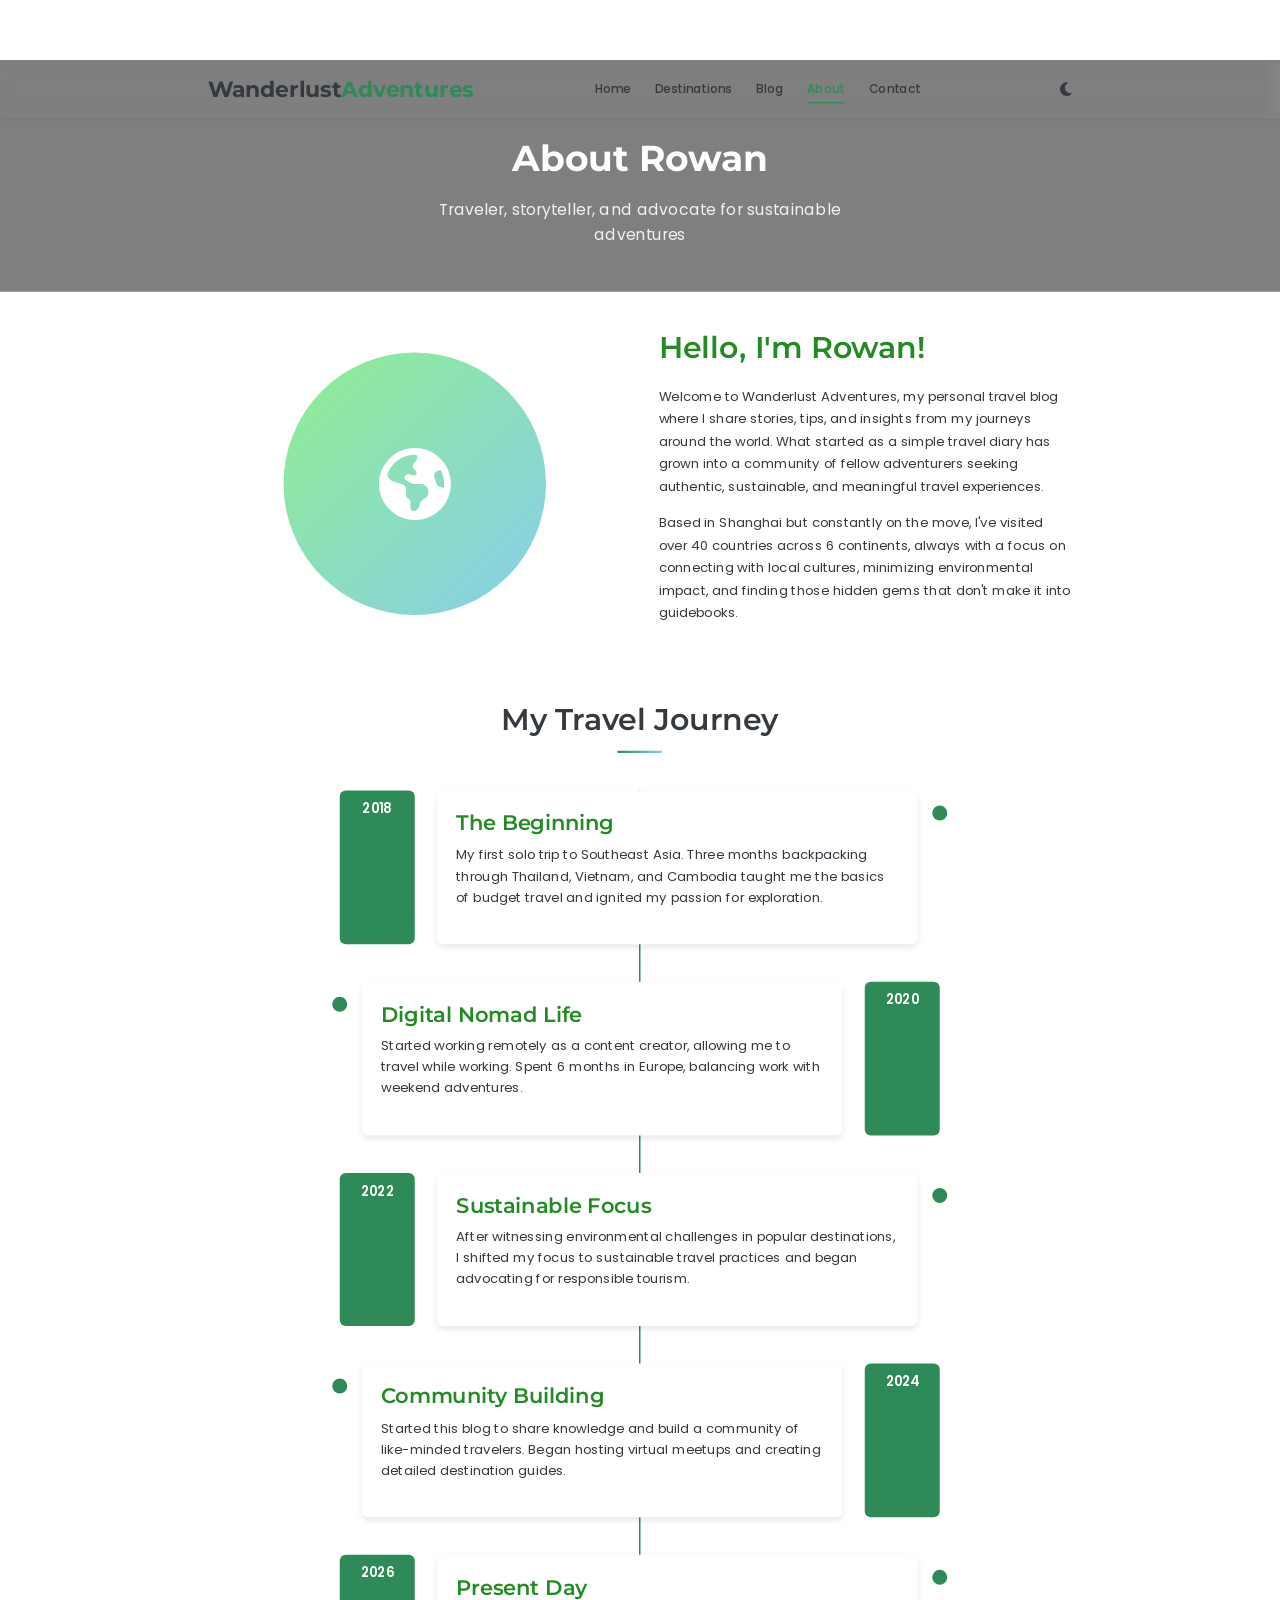
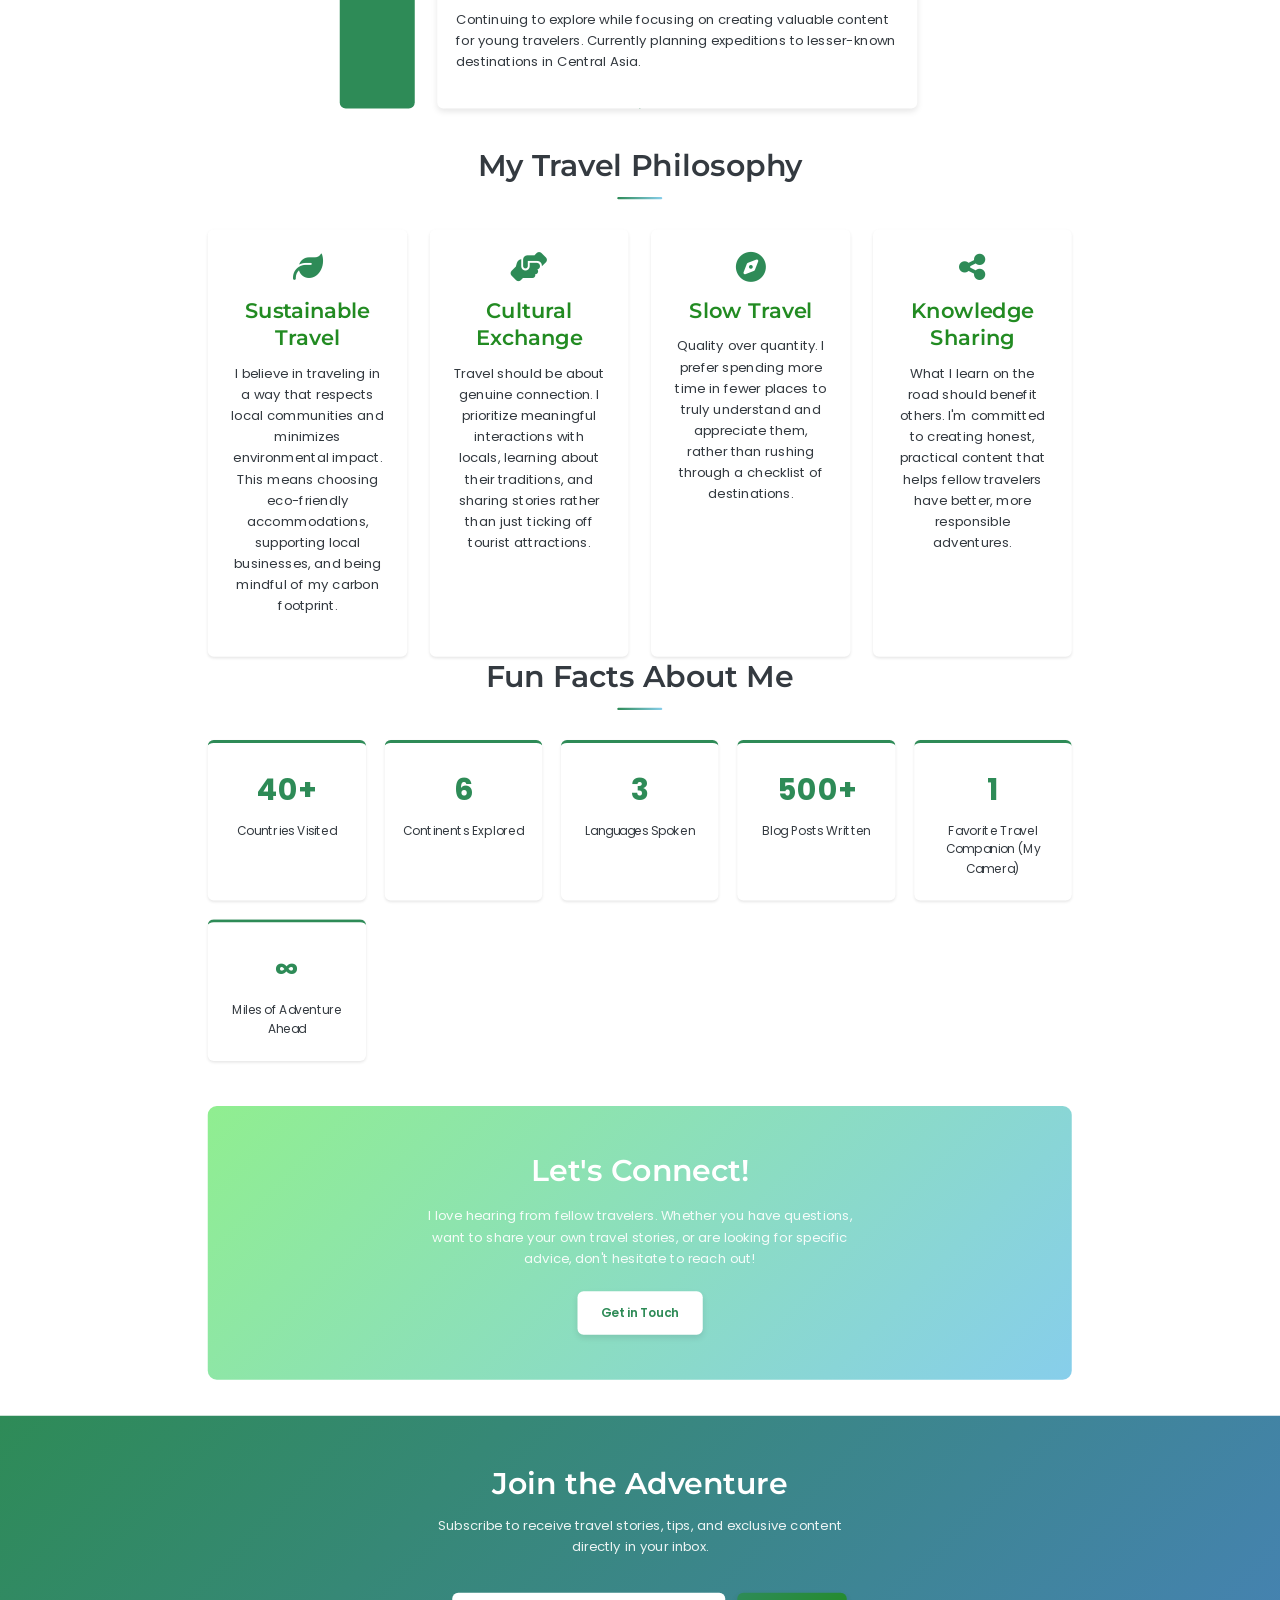
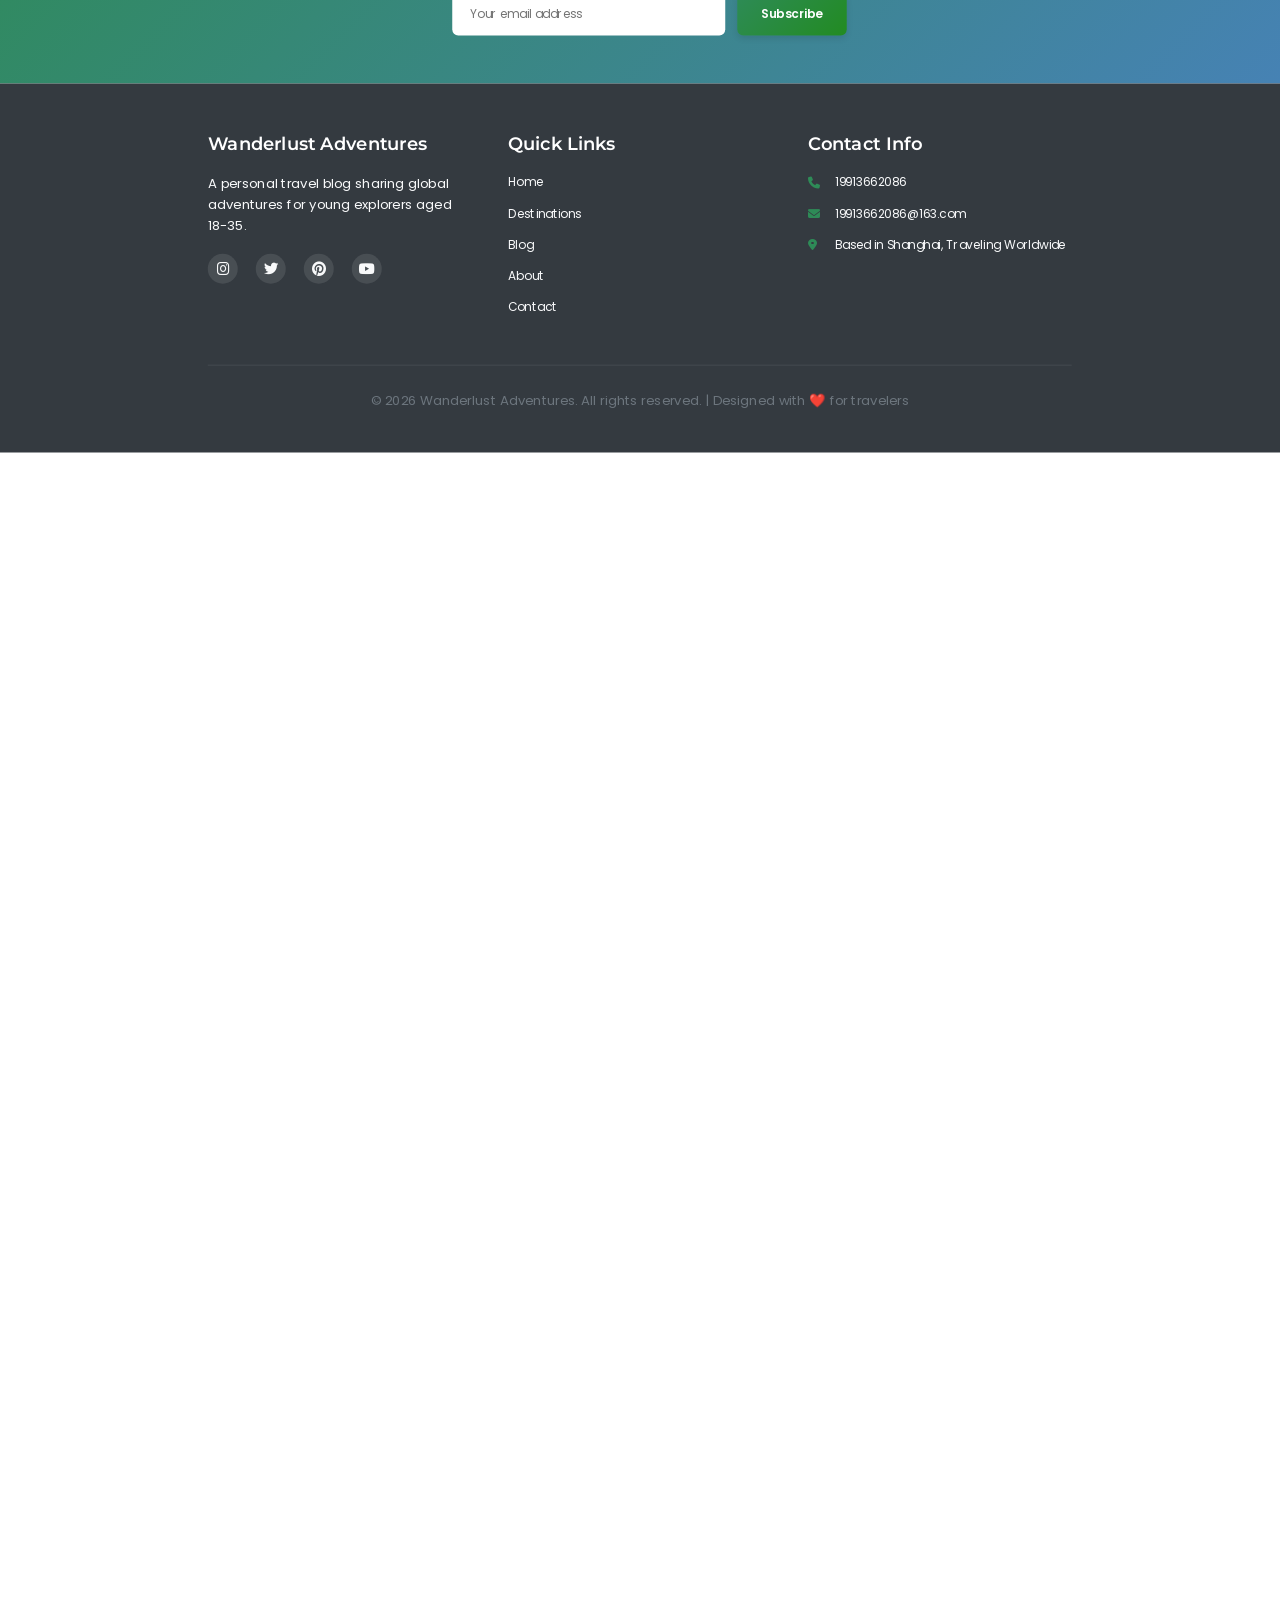
<file: about.html>
<!DOCTYPE html>
<html lang="en">
<head>
    <meta charset="UTF-8">
    <meta name="viewport" content="width=device-width, initial-scale=1.0">
    <title>About Me | Wanderlust Adventures</title>
    <link rel="stylesheet" href="style.css">
    <link rel="preconnect" href="https://fonts.googleapis.com">
    <link rel="preconnect" href="https://fonts.gstatic.com" crossorigin>
    <link href="https://fonts.googleapis.com/css2?family=Poppins:wght@300;400;500;600;700&family=Montserrat:wght@400;500;600&display=swap" rel="stylesheet">
    <link rel="stylesheet" href="https://cdnjs.cloudflare.com/ajax/libs/font-awesome/6.4.0/css/all.min.css">
</head>
<body>
    <!-- Navigation -->
    <nav class="navbar">
        <div class="container">
            <a href="index.html" class="logo">Wanderlust<span>Adventures</span></a>
            <ul class="nav-links">
                <li><a href="index.html">Home</a></li>
                <li><a href="destinations.html">Destinations</a></li>
                <li><a href="blog.html">Blog</a></li>
                <li><a href="about.html" class="active">About</a></li>
                <li><a href="contact.html">Contact</a></li>
            </ul>
           <button id="theme-toggle" class="theme-toggle" aria-label="切换夜间模式">
            <i class="fas fa-moon"></i>
        </button>
        <button class="menu-toggle">
            <i class="fas fa-bars"></i>
        </button>
    </div>
</nav>

    <!-- Page Header -->
    <section class="page-header">
        <div class="container">
            <h1>About Rowan</h1>
            <p>Traveler, storyteller, and advocate for sustainable adventures</p>
        </div>
    </section>

    <!-- About Content -->
    <section class="section about-page">
        <div class="container">
            <!-- Introduction -->
            <div class="about-intro">
                <div class="about-image-large">
                    <div class="image-placeholder-large">
                        <i class="fas fa-globe-americas"></i>
                    </div>
                </div>
                <div class="about-intro-content">
                    <h2>Hello, I'm Rowan!</h2>
                    <p>Welcome to Wanderlust Adventures, my personal travel blog where I share stories, tips, and insights from my journeys around the world. What started as a simple travel diary has grown into a community of fellow adventurers seeking authentic, sustainable, and meaningful travel experiences.</p>
                    <p>Based in Shanghai but constantly on the move, I've visited over 40 countries across 6 continents, always with a focus on connecting with local cultures, minimizing environmental impact, and finding those hidden gems that don't make it into guidebooks.</p>
                </div>
            </div>

            <!-- My Story -->
            <div class="my-story">
                <h2 class="section-title">My Travel Journey</h2>
                <div class="timeline">
                    <div class="timeline-item">
                        <div class="timeline-year">2018</div>
                        <div class="timeline-content">
                            <h3>The Beginning</h3>
                            <p>My first solo trip to Southeast Asia. Three months backpacking through Thailand, Vietnam, and Cambodia taught me the basics of budget travel and ignited my passion for exploration.</p>
                        </div>
                    </div>
                    <div class="timeline-item">
                        <div class="timeline-year">2020</div>
                        <div class="timeline-content">
                            <h3>Digital Nomad Life</h3>
                            <p>Started working remotely as a content creator, allowing me to travel while working. Spent 6 months in Europe, balancing work with weekend adventures.</p>
                        </div>
                    </div>
                    <div class="timeline-item">
                        <div class="timeline-year">2022</div>
                        <div class="timeline-content">
                            <h3>Sustainable Focus</h3>
                            <p>After witnessing environmental challenges in popular destinations, I shifted my focus to sustainable travel practices and began advocating for responsible tourism.</p>
                        </div>
                    </div>
                    <div class="timeline-item">
                        <div class="timeline-year">2024</div>
                        <div class="timeline-content">
                            <h3>Community Building</h3>
                            <p>Started this blog to share knowledge and build a community of like-minded travelers. Began hosting virtual meetups and creating detailed destination guides.</p>
                        </div>
                    </div>
                    <div class="timeline-item">
                        <div class="timeline-year">2026</div>
                        <div class="timeline-content">
                            <h3>Present Day</h3>
                            <p>Continuing to explore while focusing on creating valuable content for young travelers. Currently planning expeditions to lesser-known destinations in Central Asia.</p>
                        </div>
                    </div>
                </div>
            </div>

            <!-- Travel Philosophy -->
            <div class="philosophy">
                <h2 class="section-title">My Travel Philosophy</h2>
                <div class="philosophy-grid">
                    <div class="philosophy-card">
                        <i class="fas fa-leaf"></i>
                        <h3>Sustainable Travel</h3>
                        <p>I believe in traveling in a way that respects local communities and minimizes environmental impact. This means choosing eco-friendly accommodations, supporting local businesses, and being mindful of my carbon footprint.</p>
                    </div>
                    <div class="philosophy-card">
                        <i class="fas fa-hands-helping"></i>
                        <h3>Cultural Exchange</h3>
                        <p>Travel should be about genuine connection. I prioritize meaningful interactions with locals, learning about their traditions, and sharing stories rather than just ticking off tourist attractions.</p>
                    </div>
                    <div class="philosophy-card">
                        <i class="fas fa-compass"></i>
                        <h3>Slow Travel</h3>
                        <p>Quality over quantity. I prefer spending more time in fewer places to truly understand and appreciate them, rather than rushing through a checklist of destinations.</p>
                    </div>
                    <div class="philosophy-card">
                        <i class="fas fa-share-alt"></i>
                        <h3>Knowledge Sharing</h3>
                        <p>What I learn on the road should benefit others. I'm committed to creating honest, practical content that helps fellow travelers have better, more responsible adventures.</p>
                    </div>
                </div>
            </div>

            <!-- Fun Facts -->
            <div class="fun-facts">
                <h2 class="section-title">Fun Facts About Me</h2>
                <div class="facts-grid">
                    <div class="fact-card">
                        <div class="fact-number">40+</div>
                        <div class="fact-text">Countries Visited</div>
                    </div>
                    <div class="fact-card">
                        <div class="fact-number">6</div>
                        <div class="fact-text">Continents Explored</div>
                    </div>
                    <div class="fact-card">
                        <div class="fact-number">3</div>
                        <div class="fact-text">Languages Spoken</div>
                    </div>
                    <div class="fact-card">
                        <div class="fact-number">500+</div>
                        <div class="fact-text">Blog Posts Written</div>
                    </div>
                    <div class="fact-card">
                        <div class="fact-number">1</div>
                        <div class="fact-text">Favorite Travel Companion (My Camera)</div>
                    </div>
                    <div class="fact-card">
                        <div class="fact-number">∞</div>
                        <div class="fact-text">Miles of Adventure Ahead</div>
                    </div>
                </div>
            </div>

            <!-- Connect Section -->
            <div class="connect-section">
                <h2>Let's Connect!</h2>
                <p>I love hearing from fellow travelers. Whether you have questions, want to share your own travel stories, or are looking for specific advice, don't hesitate to reach out!</p>
                <a href="contact.html" class="btn-primary">Get in Touch</a>
            </div>
        </div>
    </section>

    <!-- Newsletter -->
    <section class="newsletter">
        <div class="container">
            <h2>Join the Adventure</h2>
            <p>Subscribe to receive travel stories, tips, and exclusive content directly in your inbox.</p>
            <form class="newsletter-form">
                <input type="email" placeholder="Your email address" required>
                <button type="submit" class="btn-primary">Subscribe</button>
            </form>
        </div>
    </section>

    <!-- Footer -->
    <footer class="footer">
        <div class="container">
            <div class="footer-content">
                <div class="footer-section">
                    <h3>Wanderlust Adventures</h3>
                    <p>A personal travel blog sharing global adventures for young explorers aged 18-35.</p>
                    <div class="social-links">
                        <a href="#"><i class="fab fa-instagram"></i></a>
                        <a href="#"><i class="fab fa-twitter"></i></a>
                        <a href="#"><i class="fab fa-pinterest"></i></a>
                        <a href="#"><i class="fab fa-youtube"></i></a>
                    </div>
                </div>
                
                <div class="footer-section">
                    <h3>Quick Links</h3>
                    <ul>
                        <li><a href="index.html">Home</a></li>
                        <li><a href="destinations.html">Destinations</a></li>
                        <li><a href="blog.html">Blog</a></li>
                        <li><a href="about.html">About</a></li>
                        <li><a href="contact.html">Contact</a></li>
                    </ul>
                </div>
                
                <div class="footer-section">
                    <h3>Contact Info</h3>
                    <ul class="contact-info">
                        <li><i class="fas fa-phone"></i> 19913662086</li>
                        <li><i class="fas fa-envelope"></i> 19913662086@163.com</li>
                        <li><i class="fas fa-map-marker-alt"></i> Based in Shanghai, Traveling Worldwide</li>
                    </ul>
                </div>
            </div>
            
            <div class="footer-bottom">
                <p>&copy; 2026 Wanderlust Adventures. All rights reserved. | Designed with ❤️ for travelers</p>
            </div>
        </div>
    </footer>

    <script src="script.js"></script>
    <style>
        /* Additional styles for about page */
        .page-header {
            background: linear-gradient(rgba(0, 0, 0, 0.5), rgba(0, 0, 0, 0.5)), 
                        url('https://images.unsplash.com/photo-1506905925346-21bda4d32df4') center/cover no-repeat;
            color: white;
            text-align: center;
            padding: 100px 0 60px;
            margin-top: 60px;
        }
        
        .page-header h1 {
            color: white;
            font-size: 3rem;
            margin-bottom: 20px;
        }
        
        .page-header p {
            font-size: 1.3rem;
            opacity: 0.9;
            max-width: 600px;
            margin: 0 auto;
        }
        
        .about-intro {
            display: grid;
            grid-template-columns: 1fr 1fr;
            gap: 50px;
            align-items: center;
            margin-bottom: 80px;
        }
        
        .image-placeholder-large {
            width: 350px;
            height: 350px;
            background: linear-gradient(135deg, var(--light-green), var(--sky-blue));
            border-radius: 50%;
            display: flex;
            align-items: center;
            justify-content: center;
            color: var(--white);
            font-size: 6rem;
            margin: 0 auto;
        }
        
        .about-intro-content h2 {
            color: var(--forest-dark);
            margin-bottom: 25px;
            font-size: 2.5rem;
        }
        
        .about-intro-content p {
            margin-bottom: 20px;
            font-size: 1.1rem;
            line-height: 1.7;
        }
        
        /* Timeline */
        .timeline {
            position: relative;
            max-width: 800px;
            margin: 50px auto;
        }
        
        .timeline::before {
            content: '';
            position: absolute;
            left: 50%;
            top: 0;
            bottom: 0;
            width: 2px;
            background: var(--primary-green);
            transform: translateX(-50%);
        }
        
        .timeline-item {
            display: flex;
            margin-bottom: 50px;
            position: relative;
        }
        
        .timeline-item:nth-child(odd) {
            flex-direction: row;
        }
        
        .timeline-item:nth-child(even) {
            flex-direction: row-reverse;
        }
        
        .timeline-year {
            flex: 0 0 100px;
            background: var(--primary-green);
            color: white;
            padding: 10px;
            border-radius: var(--radius-md);
            text-align: center;
            font-weight: 600;
            font-size: 1.1rem;
            z-index: 1;
        }
        
        .timeline-content {
            flex: 1;
            padding: 25px;
            background: white;
            border-radius: var(--radius-md);
            box-shadow: var(--shadow-md);
            margin: 0 30px;
            position: relative;
        }
        
        .timeline-content::before {
            content: '';
            position: absolute;
            top: 20px;
            width: 20px;
            height: 20px;
            background: var(--primary-green);
            border-radius: 50%;
        }
        
        .timeline-item:nth-child(odd) .timeline-content::before {
            right: -40px;
        }
        
        .timeline-item:nth-child(even) .timeline-content::before {
            left: -40px;
        }
        
        .timeline-content h3 {
            color: var(--forest-dark);
            margin-bottom: 10px;
        }
        
        /* Philosophy Grid */
        .philosophy-grid {
            display: grid;
            grid-template-columns: repeat(auto-fit, minmax(250px, 1fr));
            gap: 30px;
            margin-top: 40px;
        }
        
        .philosophy-card {
            background: white;
            padding: 30px;
            border-radius: var(--radius-md);
            text-align: center;
            box-shadow: var(--shadow-sm);
            transition: transform 0.3s ease;
        }
        
        .philosophy-card:hover {
            transform: translateY(-5px);
            box-shadow: var(--shadow-md);
        }
        
        .philosophy-card i {
            font-size: 2.5rem;
            color: var(--primary-green);
            margin-bottom: 20px;
        }
        
        .philosophy-card h3 {
            margin-bottom: 15px;
            color: var(--forest-dark);
        }
        
        /* Fun Facts */
        .facts-grid {
            display: grid;
            grid-template-columns: repeat(auto-fit, minmax(200px, 1fr));
            gap: 25px;
            margin-top: 40px;
        }
        
        .fact-card {
            background: white;
            padding: 30px 20px;
            border-radius: var(--radius-md);
            text-align: center;
            box-shadow: var(--shadow-sm);
            border-top: 4px solid var(--primary-green);
        }
        
        .fact-number {
            font-size: 2.5rem;
            font-weight: 700;
            color: var(--primary-green);
            margin-bottom: 10px;
        }
        
        .fact-text {
            color: var(--dark-gray);
            font-size: 1rem;
        }
        
        /* Connect Section */
        .connect-section {
            text-align: center;
            padding: 60px 0;
            background: linear-gradient(135deg, var(--light-green), var(--sky-blue));
            color: white;
            border-radius: var(--radius-lg);
            margin-top: 60px;
        }
        
        .connect-section h2 {
            color: white;
            margin-bottom: 20px;
        }
        
        .connect-section p {
            max-width: 600px;
            margin: 0 auto 30px;
            opacity: 0.9;
        }
        
        .connect-section .btn-primary {
            background: white;
            color: var(--primary-green);
        }
        
        .connect-section .btn-primary:hover {
            background: var(--forest-dark);
            color: white;
        }
        
        @media (max-width: 992px) {
            .about-intro {
                grid-template-columns: 1fr;
                text-align: center;
            }
            
            .image-placeholder-large {
                width: 250px;
                height: 250px;
                font-size: 4rem;
            }
            
            .timeline::before {
                left: 30px;
            }
            
            .timeline-item {
                flex-direction: row !important;
            }
            
            .timeline-year {
                flex: 0 0 80px;
            }
            
            .timeline-content {
                margin-left: 60px;
                margin-right: 0;
            }
            
            .timeline-content::before {
                left: -40px !important;
                right: auto !important;
            }
        }
        
        @media (max-width: 768px) {
            .page-header h1 {
                font-size: 2.2rem;
            }
            
            .page-header p {
                font-size: 1.1rem;
            }
            
            .about-intro-content h
</file>
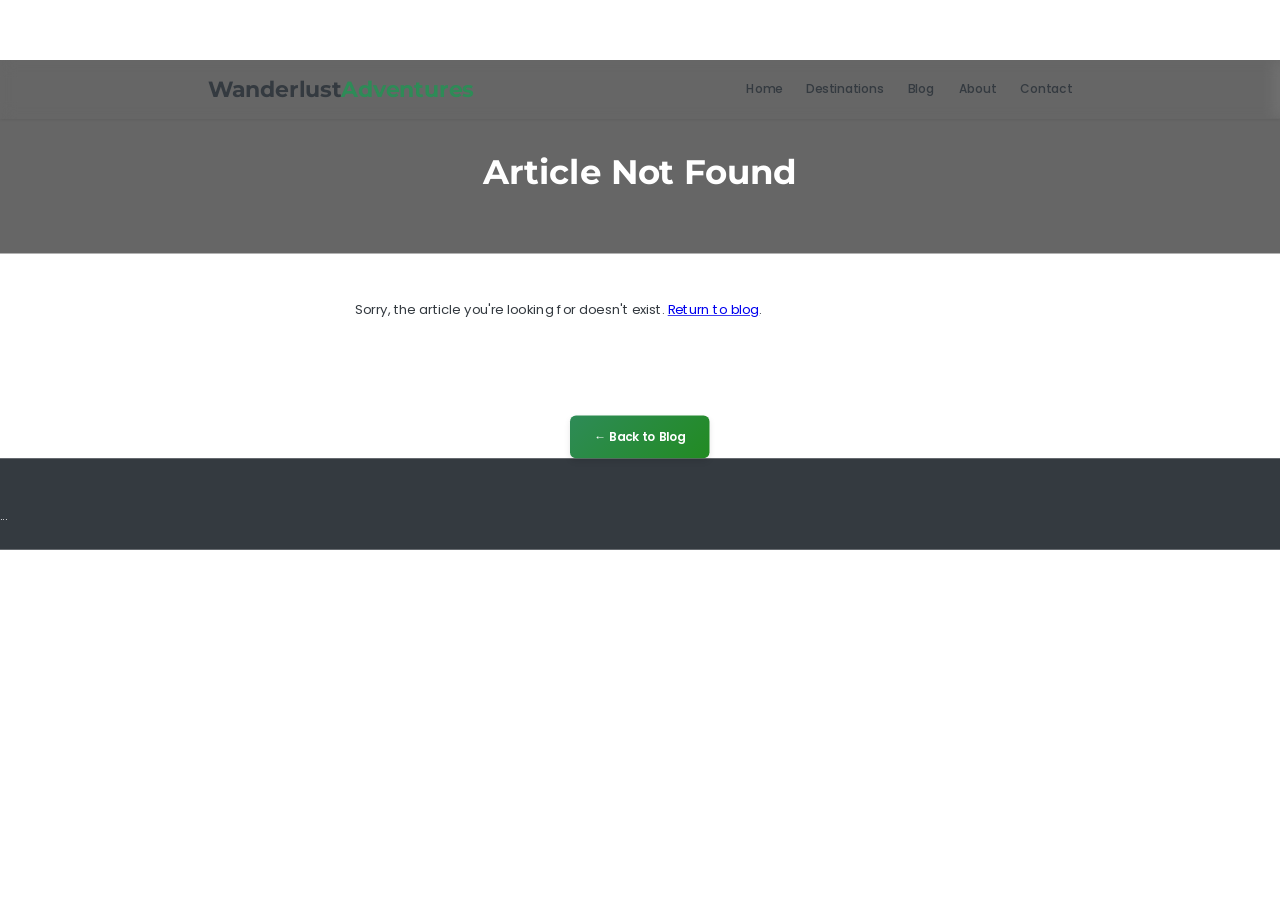
<file: article.html>
<!DOCTYPE html>
<html lang="en">
<head>
    <meta charset="UTF-8">
    <meta name="viewport" content="width=device-width, initial-scale=1.0">
    <title id="article-title">Blog Article | Wanderlust Adventures</title>
    <link rel="stylesheet" href="style.css">
    <link href="https://fonts.googleapis.com/css2?family=Poppins:wght@300;400;500;600;700&family=Montserrat:wght@400;500;600&display=swap" rel="stylesheet">
    <link rel="stylesheet" href="https://cdnjs.cloudflare.com/ajax/libs/font-awesome/6.4.0/css/all.min.css">
    <style>
        .article-header {
            background: linear-gradient(rgba(0,0,0,0.6), rgba(0,0,0,0.6)), url('https://images.unsplash.com/photo-1488646953014-85cb44e25828') center/cover no-repeat;
            color: white;
            text-align: center;
            padding: 120px 0 60px;
            margin-top: 60px;
        }
        .article-header h1 {
            color: white;
            font-size: 2.8rem;
            margin-bottom: 20px;
        }
        .article-meta {
            font-size: 1rem;
            opacity: 0.9;
        }
        .article-content {
            max-width: 800px;
            margin: 0 auto;
            padding: 60px 20px;
            line-height: 1.8;
        }
        .article-content p {
            margin-bottom: 1.5rem;
        }
        .article-content h2 {
            margin-top: 2rem;
            margin-bottom: 1rem;
        }
        .back-to-blog {
            text-align: center;
            margin-top: 40px;
        }
    </style>
</head>
<body>
    <!-- 导航栏（同其他页面） -->
    <nav class="navbar">
        <div class="container">
            <a href="index.html" class="logo">Wanderlust<span>Adventures</span></a>
            <ul class="nav-links">
                <li><a href="index.html">Home</a></li>
                <li><a href="destinations.html">Destinations</a></li>
                <li><a href="blog.html">Blog</a></li>
                <li><a href="about.html">About</a></li>
                <li><a href="contact.html">Contact</a></li>
            </ul>
            <button class="menu-toggle"><i class="fas fa-bars"></i></button>
        </div>
    </nav>

    <section class="article-header" id="article-header">
        <div class="container">
            <h1 id="article-title-main">Loading...</h1>
            <div class="article-meta" id="article-meta"></div>
        </div>
    </section>

    <div class="article-content" id="article-content">
        <p>Loading article...</p>
    </div>

    <div class="back-to-blog">
        <a href="blog.html" class="btn-primary">← Back to Blog</a>
    </div>

    <!-- 页脚（同其他页面） -->
    <footer class="footer">...</footer>

    <script src="script.js"></script>
    <script src="article-data.js"></script>
    <script>
        const urlParams = new URLSearchParams(window.location.search);
        const articleId = urlParams.get('id');
        if (articleId && articlesData[articleId]) {
            const data = articlesData[articleId];
            document.title = data.title + " | Wanderlust Adventures";
            document.getElementById('article-title-main').textContent = data.title;
            document.getElementById('article-meta').innerHTML = `${data.date} • ${data.readTime} • ${data.category}`;
            // 可选：设置 header 背景图
            if (data.image) {
                document.getElementById('article-header').style.backgroundImage = `linear-gradient(rgba(0,0,0,0.6), rgba(0,0,0,0.6)), url('${data.image}')`;
            }
            // 渲染内容（支持简单 HTML）
            document.getElementById('article-content').innerHTML = data.content;
        } else {
            document.getElementById('article-title-main').textContent = "Article Not Found";
            document.getElementById('article-content').innerHTML = "<p>Sorry, the article you're looking for doesn't exist. <a href='blog.html'>Return to blog</a>.</p>";
        }
    </script>
</body>
</html>
</file>
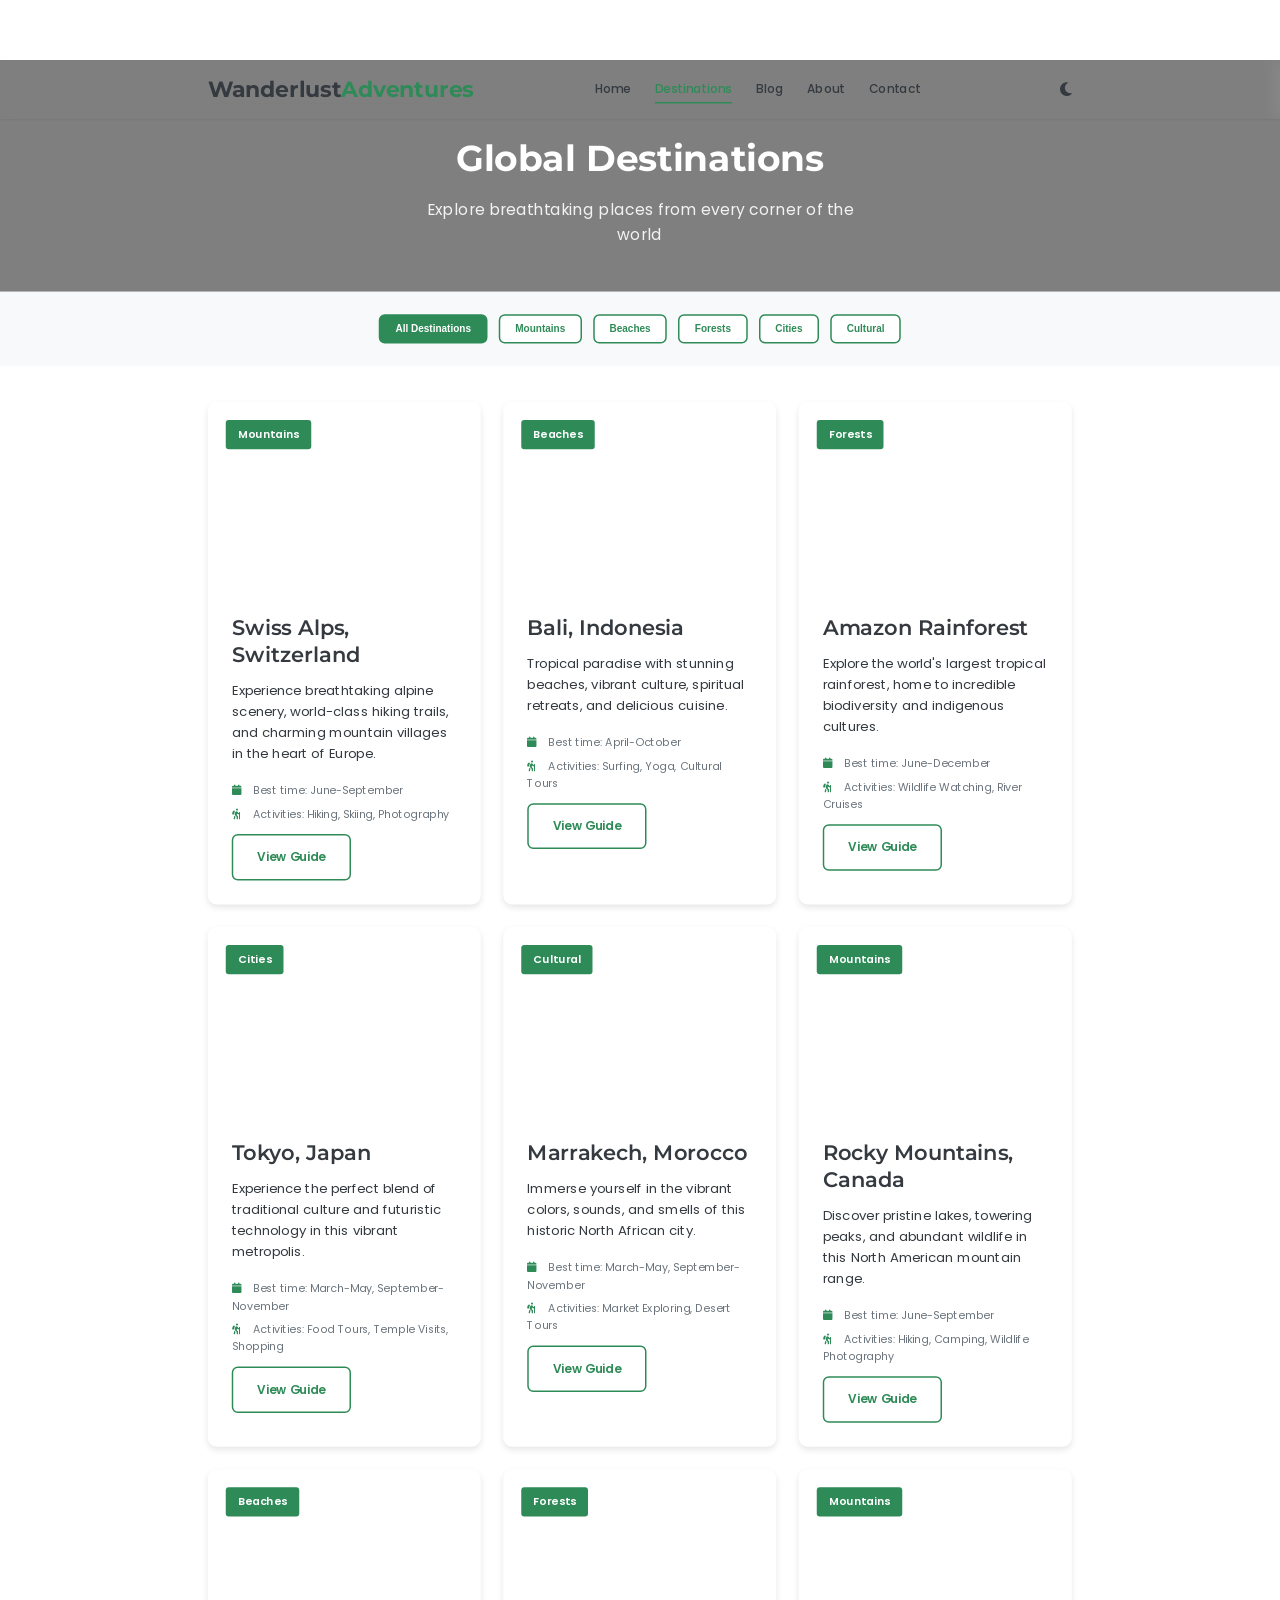
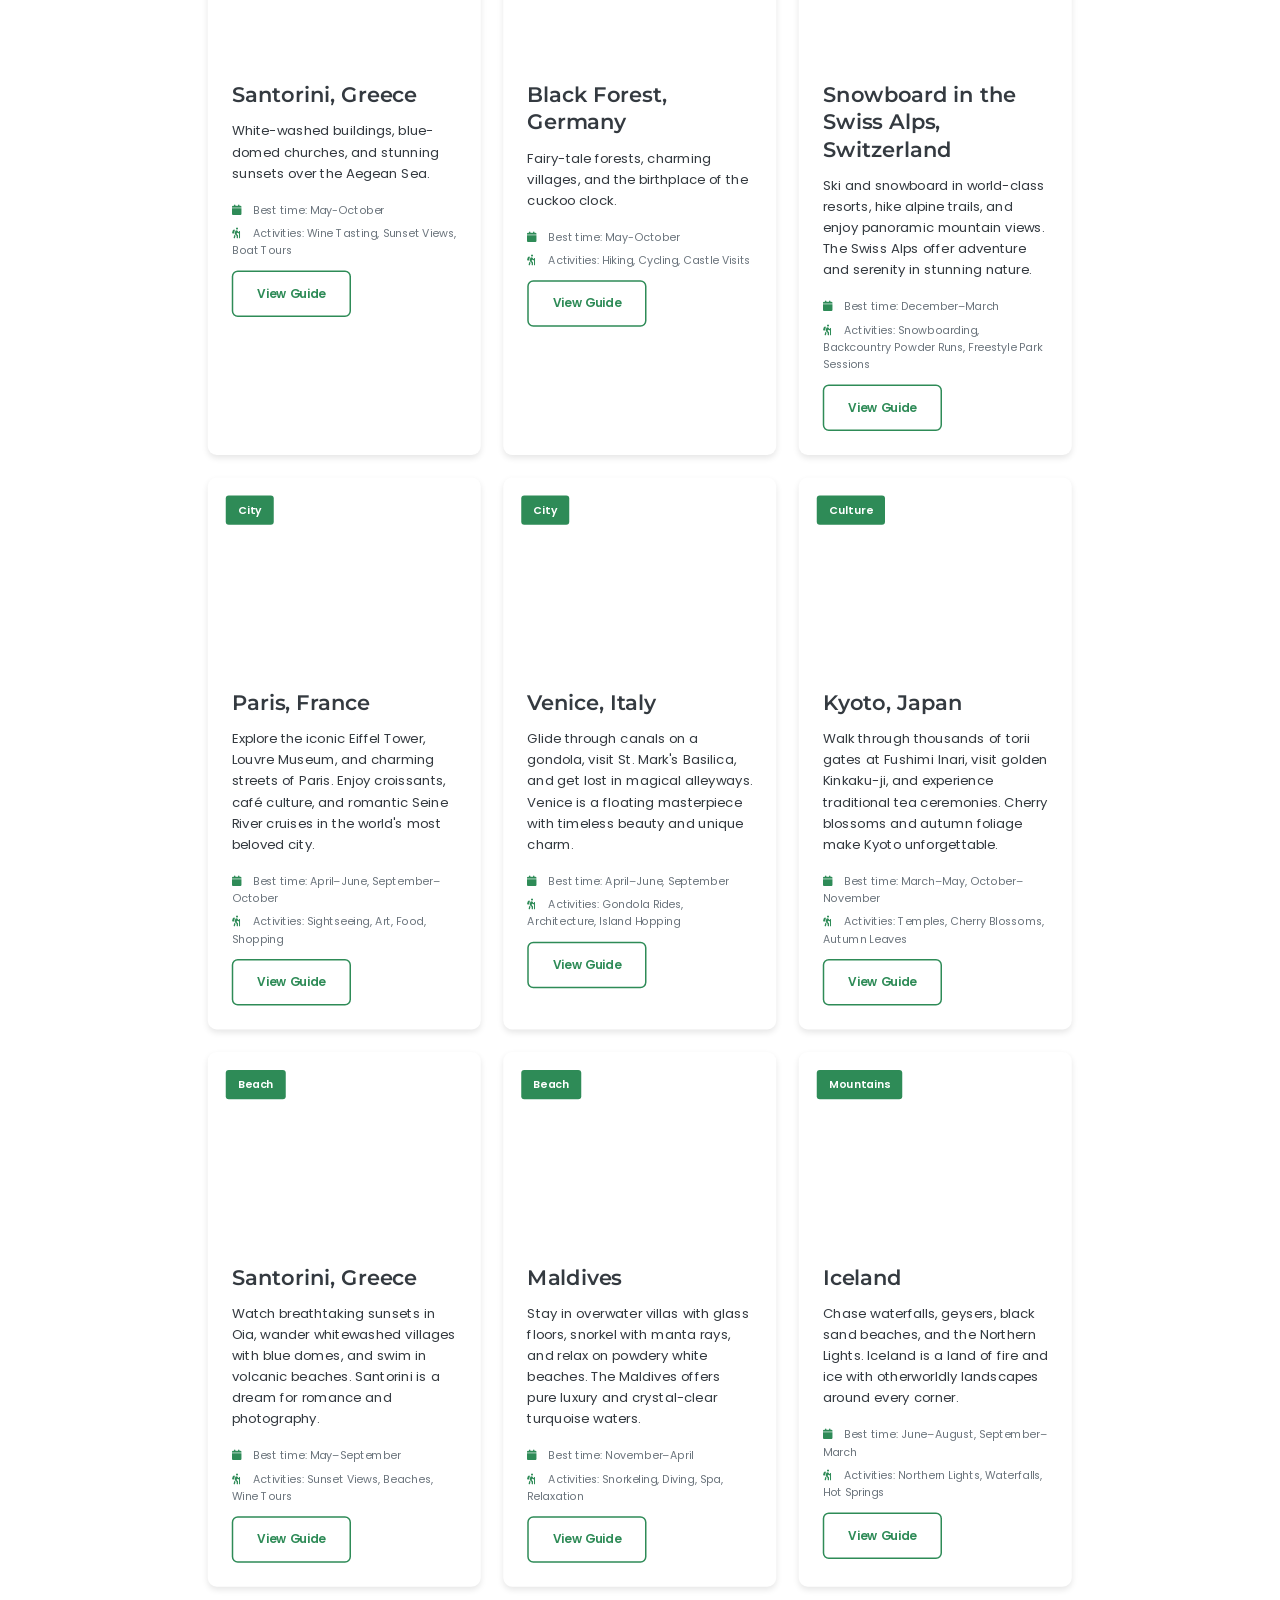
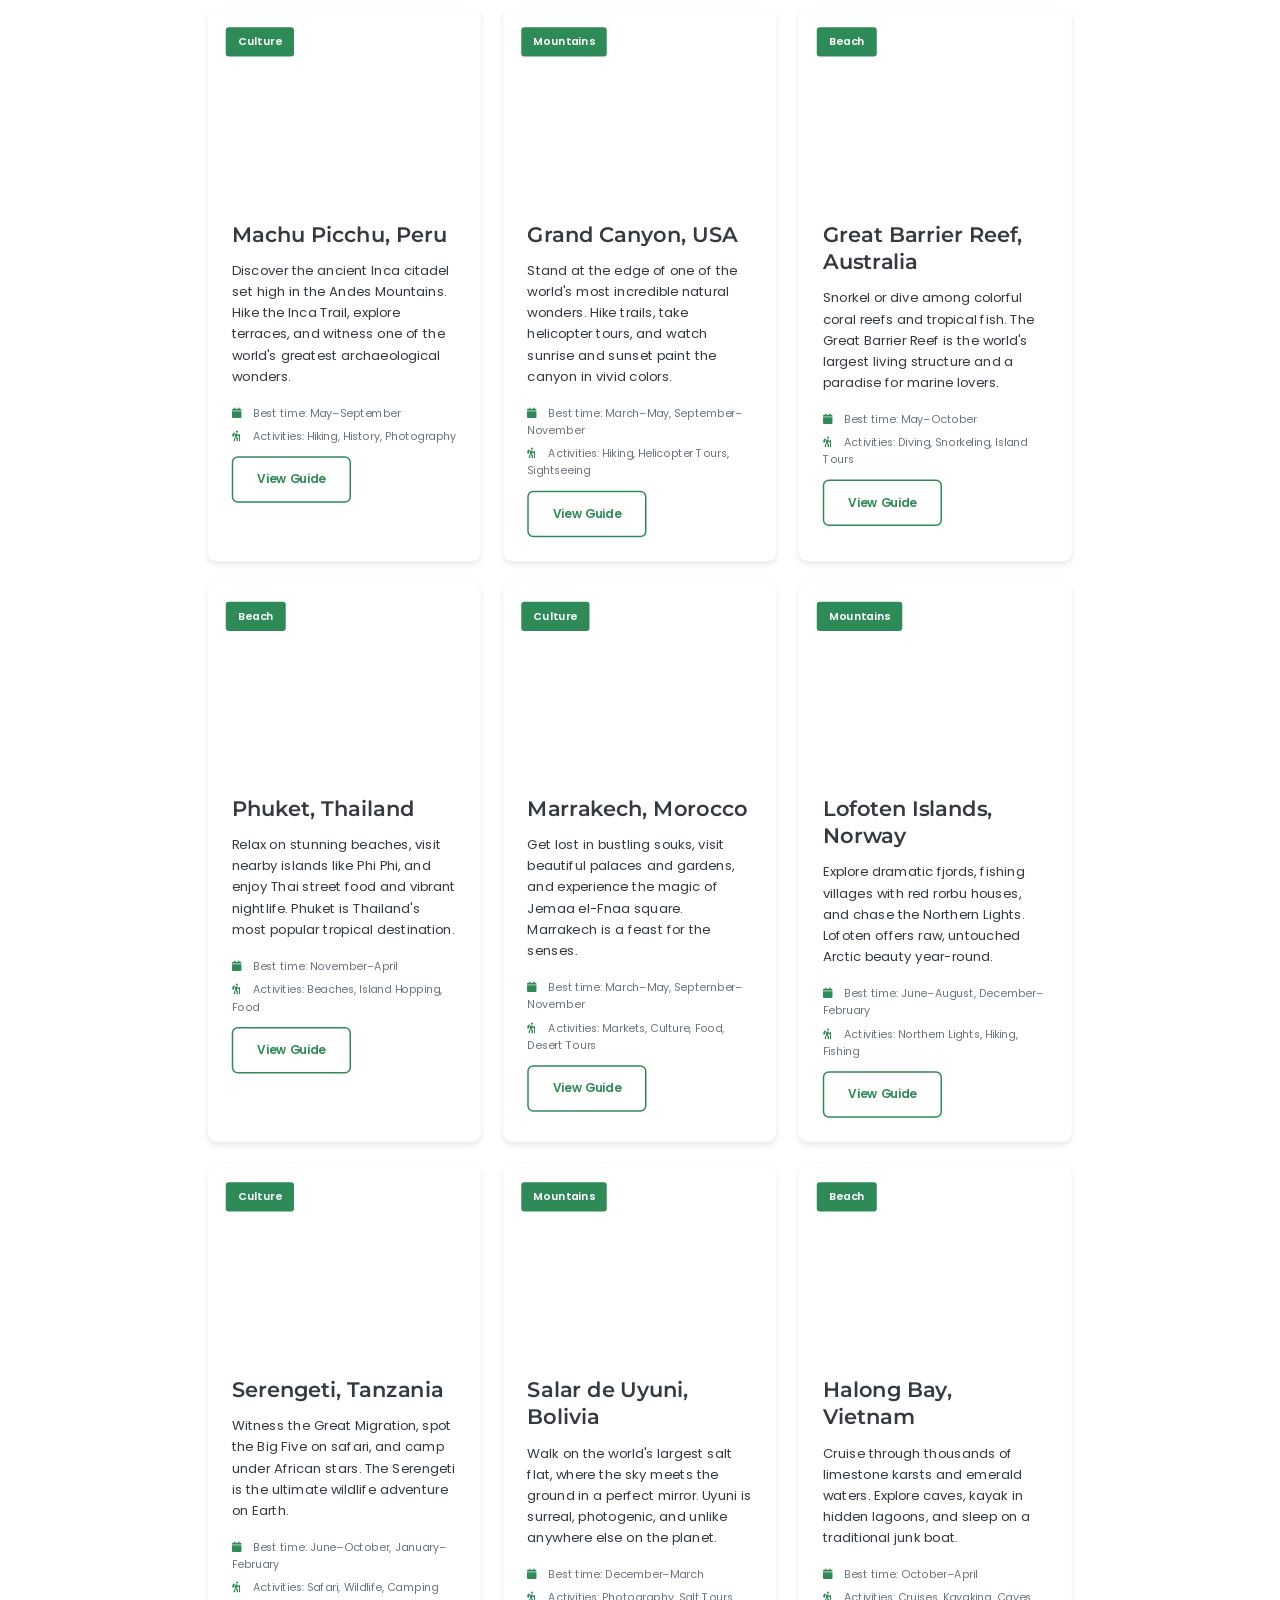
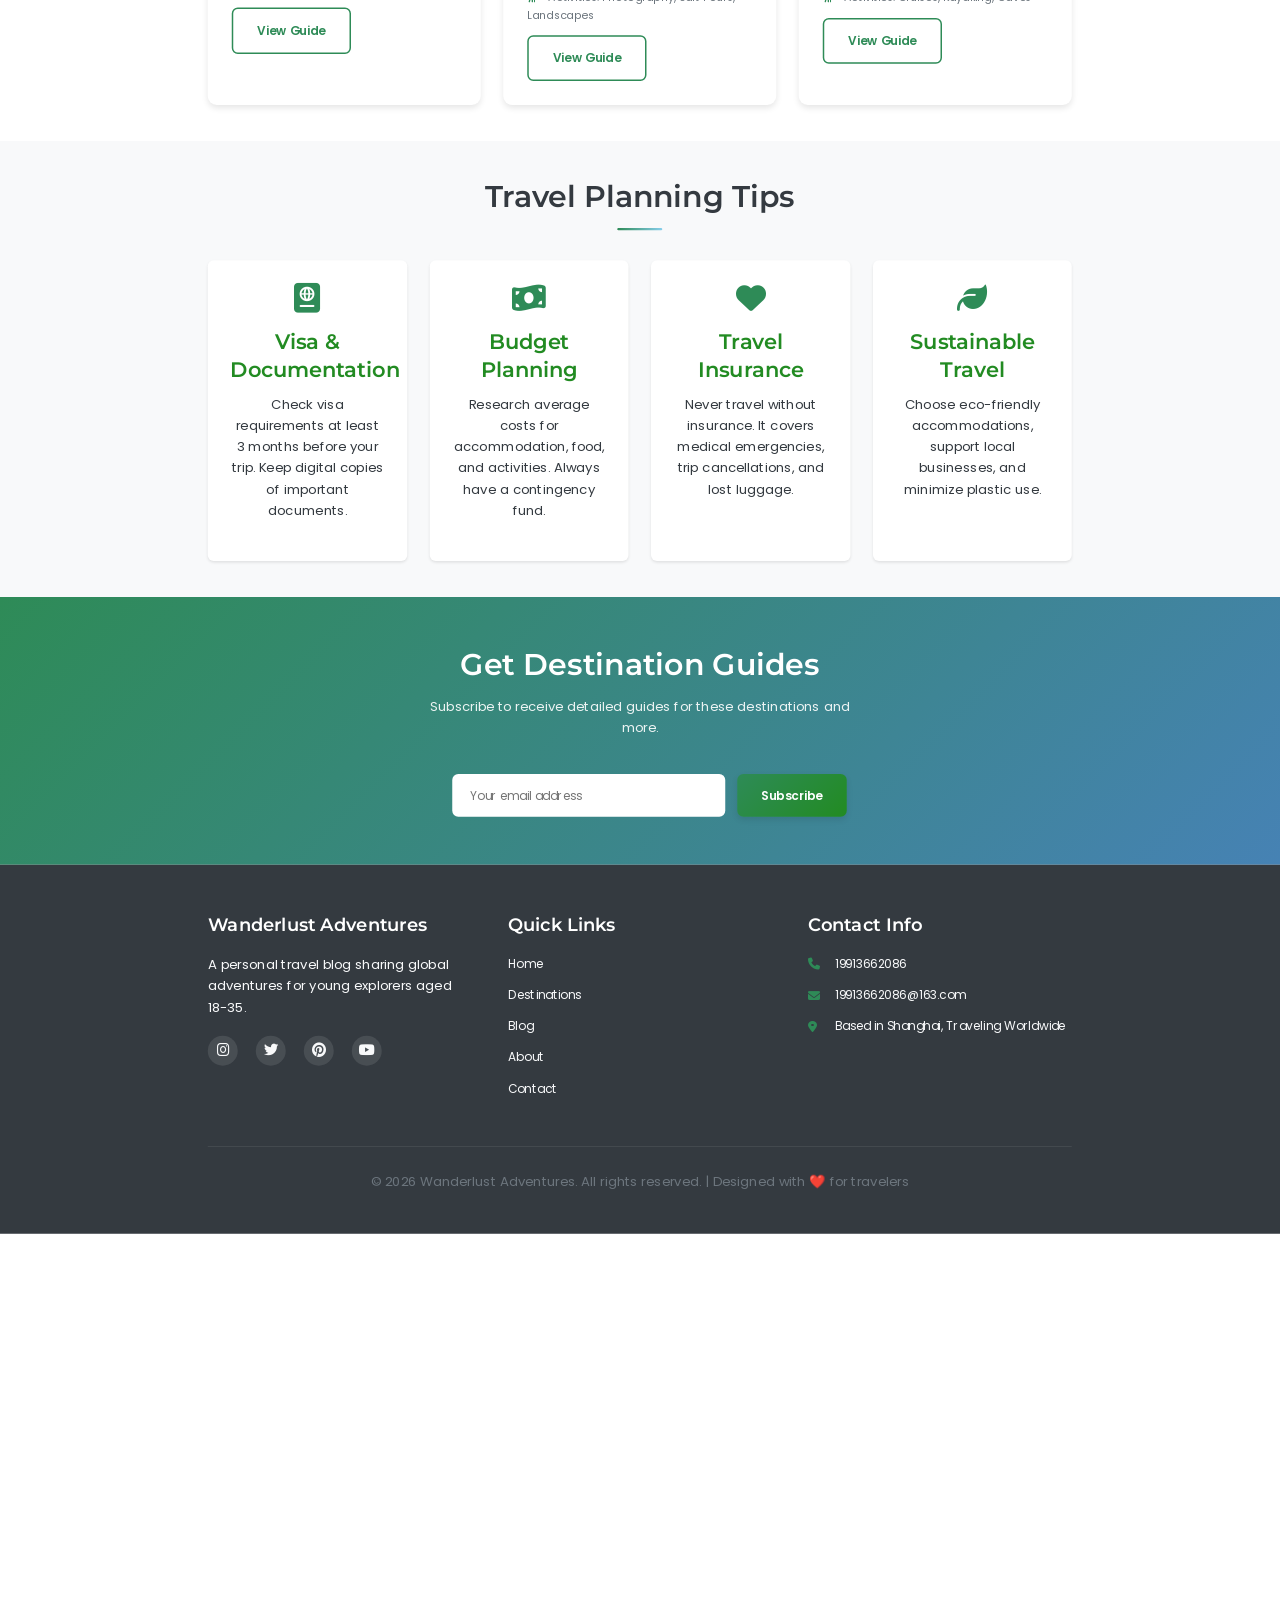
<file: destinations.html>
<!DOCTYPE html>
<html lang="en">
<head>
    <meta charset="UTF-8">
    <meta name="viewport" content="width=device-width, initial-scale=1.0">
    <title>Global Destinations | Wanderlust Adventures</title>
    <link rel="stylesheet" href="style.css">
    <link rel="preconnect" href="https://fonts.googleapis.com">
    <link rel="preconnect" href="https://fonts.gstatic.com" crossorigin>
    <link href="https://fonts.googleapis.com/css2?family=Poppins:wght@300;400;500;600;700&family=Montserrat:wght@400;500;600&display=swap" rel="stylesheet">
    <link rel="stylesheet" href="https://cdnjs.cloudflare.com/ajax/libs/font-awesome/6.4.0/css/all.min.css">
</head>
<body>
    <!-- Navigation -->
    <nav class="navbar">
        <div class="container">
            <a href="index.html" class="logo">Wanderlust<span>Adventures</span></a>
            <ul class="nav-links">
                <li><a href="index.html">Home</a></li>
                <li><a href="destinations.html" class="active">Destinations</a></li>
                <li><a href="blog.html">Blog</a></li>
                <li><a href="about.html">About</a></li>
                <li><a href="contact.html">Contact</a></li>
            </ul>
           <button id="theme-toggle" class="theme-toggle" aria-label="切换夜间模式">
            <i class="fas fa-moon"></i>
        </button>
        <button class="menu-toggle">
            <i class="fas fa-bars"></i>
        </button>
    </div>
</nav>

    <!-- Page Header -->
    <section class="page-header">
        <div class="container">
            <h1>Global Destinations</h1>
            <p>Explore breathtaking places from every corner of the world</p>
        </div>
    </section>

    <!-- Destination Filters -->
    <section class="section filters">
        <div class="container">
            <div class="filter-buttons">
                <button class="filter-btn active" data-filter="all">All Destinations</button>
                <button class="filter-btn" data-filter="mountains">Mountains</button>
                <button class="filter-btn" data-filter="beaches">Beaches</button>
                <button class="filter-btn" data-filter="forests">Forests</button>
                <button class="filter-btn" data-filter="cities">Cities</button>
                <button class="filter-btn" data-filter="cultural">Cultural</button>
            </div>
        </div>
    </section>

    <!-- Destinations Grid -->
    <section class="section destinations-grid-page">
        <div class="container">
            <div class="destinations-container">
                <!-- Destination 1 -->
                <div class="destination-card" data-category="mountains">
                    <div class="destination-image" style="background-image: url('https://images.unsplash.com/photo-1506905925346-21bda4d32df4');">
                        <div class="destination-label">Mountains</div>
                    </div>
                    <div class="destination-content">
                        <h3>Swiss Alps, Switzerland</h3>
                        <p>Experience breathtaking alpine scenery, world-class hiking trails, and charming mountain villages in the heart of Europe.</p>
                        <div class="destination-details">
                            <span><i class="fas fa-calendar"></i> Best time: June-September</span>
                            <span><i class="fas fa-hiking"></i> Activities: Hiking, Skiing, Photography</span>
                        </div>
                        <a href="guide.html?destination=swiss-alps" class="btn-secondary">View Guide</a>
                    </div>
                </div>

                <!-- Destination 2 -->
                <div class="destination-card" data-category="beaches">
                    <div class="destination-image" style="background-image: url('https://images.unsplash.com/photo-1507525428034-b723cf961d3e');">
                        <div class="destination-label">Beaches</div>
                    </div>
                    <div class="destination-content">
                        <h3>Bali, Indonesia</h3>
                        <p>Tropical paradise with stunning beaches, vibrant culture, spiritual retreats, and delicious cuisine.</p>
                        <div class="destination-details">
                            <span><i class="fas fa-calendar"></i> Best time: April-October</span>
                            <span><i class="fas fa-hiking"></i> Activities: Surfing, Yoga, Cultural Tours</span>
                        </div>
                        <a href="guide.html?destination=bali" class="btn-secondary">View Guide</a>
                    </div>
                </div>

                <!-- Destination 3 -->
                <div class="destination-card" data-category="forests">
                    <div class="destination-image" style="background-image: url('https://images.unsplash.com/photo-1441974231531-c6227db76b6e');">
                        <div class="destination-label">Forests</div>
                    </div>
                    <div class="destination-content">
                        <h3>Amazon Rainforest</h3>
                        <p>Explore the world's largest tropical rainforest, home to incredible biodiversity and indigenous cultures.</p>
                        <div class="destination-details">
                            <span><i class="fas fa-calendar"></i> Best time: June-December</span>
                            <span><i class="fas fa-hiking"></i> Activities: Wildlife Watching, River Cruises</span>
                        </div>
                        <a href="guide.html?destination=amazon-rainforest" class="btn-secondary">View Guide</a>
                    </div>
                </div>

                <!-- Destination 4 -->
                <div class="destination-card" data-category="cities">
                    <div class="destination-image" style="background-image: url('https://images.unsplash.com/photo-1540959733332-eab4deabeeaf');">
                        <div class="destination-label">Cities</div>
                    </div>
                    <div class="destination-content">
                        <h3>Tokyo, Japan</h3>
                        <p>Experience the perfect blend of traditional culture and futuristic technology in this vibrant metropolis.</p>
                        <div class="destination-details">
                            <span><i class="fas fa-calendar"></i> Best time: March-May, September-November</span>
                            <span><i class="fas fa-hiking"></i> Activities: Food Tours, Temple Visits, Shopping</span>
                        </div>
                        <a href="guide.html?destination=kyoto" class="btn-secondary">View Guide</a>
                    </div>
                </div>

                <!-- Destination 5 (original Marrakech placeholder) -->
                <div class="destination-card" data-category="cultural">
                    <div class="destination-image" style="background-image: url('https://images.unsplash.com/photo-1528164344705-47542687000d');">
                        <div class="destination-label">Cultural</div>
                    </div>
                    <div class="destination-content">
                        <h3>Marrakech, Morocco</h3>
                        <p>Immerse yourself in the vibrant colors, sounds, and smells of this historic North African city.</p>
                        <div class="destination-details">
                            <span><i class="fas fa-calendar"></i> Best time: March-May, September-November</span>
                            <span><i class="fas fa-hiking"></i> Activities: Market Exploring, Desert Tours</span>
                        </div>
                        <a href="guide.html?destination=marrakech" class="btn-secondary">View Guide</a>
                    </div>
                </div>

                <!-- Destination 6 -->
                <div class="destination-card" data-category="mountains">
                    <div class="destination-image" style="background-image: url('https://images.unsplash.com/photo-1464822759023-fed622ff2c3b');">
                        <div class="destination-label">Mountains</div>
                    </div>
                    <div class="destination-content">
                        <h3>Rocky Mountains, Canada</h3>
                        <p>Discover pristine lakes, towering peaks, and abundant wildlife in this North American mountain range.</p>
                        <div class="destination-details">
                            <span><i class="fas fa-calendar"></i> Best time: June-September</span>
                            <span><i class="fas fa-hiking"></i> Activities: Hiking, Camping, Wildlife Photography</span>
                        </div>
                        <a href="guide.html?destination=rocky-mountains" class="btn-secondary">View Guide</a>
                    </div>
                </div>

                <!-- Destination 7 -->
                <div class="destination-card" data-category="beaches">
                    <div class="destination-image" style="background-image: url('https://images.unsplash.com/photo-1519046904884-53103b34b206');">
                        <div class="destination-label">Beaches</div>
                    </div>
                    <div class="destination-content">
                        <h3>Santorini, Greece</h3>
                        <p>White-washed buildings, blue-domed churches, and stunning sunsets over the Aegean Sea.</p>
                        <div class="destination-details">
                            <span><i class="fas fa-calendar"></i> Best time: May-October</span>
                            <span><i class="fas fa-hiking"></i> Activities: Wine Tasting, Sunset Views, Boat Tours</span>
                        </div>
                        <a href="guide.html?destination=santorini" class="btn-secondary">View Guide</a>
                    </div>
                </div>

                <!-- Destination 8 -->
                <div class="destination-card" data-category="forests">
                    <div class="destination-image" style="background-image: url('https://images.unsplash.com/photo-1448375240586-882707db888b');">
                        <div class="destination-label">Forests</div>
                    </div>
                    <div class="destination-content">
                        <h3>Black Forest, Germany</h3>
                        <p>Fairy-tale forests, charming villages, and the birthplace of the cuckoo clock.</p>
                        <div class="destination-details">
                            <span><i class="fas fa-calendar"></i> Best time: May-October</span>
                            <span><i class="fas fa-hiking"></i> Activities: Hiking, Cycling, Castle Visits</span>
                        </div>
                        <a href="guide.html?destination=black-forest" class="btn-secondary">View Guide</a>
                    </div>
                </div>
            
               <!-- Destination 9 -->
                <div class="destination-card" data-category="mountains">
                    <div class="destination-image" style="background-image: url('https://69c24a7f21b99c9e419115bc.imgix.net/snowboard.jpg');">
                        <div class="destination-label">Mountains</div>
                    </div>
                    <div class="destination-content">
                        <h3>Snowboard in the Swiss Alps, Switzerland</h3>
                        <p>Ski and snowboard in world-class resorts, hike alpine trails, and enjoy panoramic mountain views. The Swiss Alps offer adventure and serenity in stunning nature.</p>
                        <div class="destination-details">
                            <span><i class="fas fa-calendar"></i> Best time: December–March</span>
                            <span><i class="fas fa-hiking"></i> Activities: Snowboarding, Backcountry Powder Runs, Freestyle Park Sessions</span>
                        </div>
                        <a href="guide.html?destination=swiss-alps-snowboard" class="btn-secondary">View Guide</a>
                    </div>
                </div>
                <!-- Destination 10 - Paris -->
                <div class="destination-card" data-category="cities">
                    <div class="destination-image" style="background-image: url('https://images.unsplash.com/photo-1502602898657-3e91760cbb34');">
                        <div class="destination-label">City</div>
                    </div>
                    <div class="destination-content">
                        <h3>Paris, France</h3>
                        <p>Explore the iconic Eiffel Tower, Louvre Museum, and charming streets of Paris. Enjoy croissants, café culture, and romantic Seine River cruises in the world's most beloved city.</p>
                        <div class="destination-details">
                            <span><i class="fas fa-calendar"></i> Best time: April–June, September–October</span>
                            <span><i class="fas fa-hiking"></i> Activities: Sightseeing, Art, Food, Shopping</span>
                        </div>
                        <a href="guide.html?destination=paris" class="btn-secondary">View Guide</a>
                    </div>
                </div>

                <!-- Destination 11 - Venice -->
                <div class="destination-card" data-category="cities">
                    <div class="destination-image" style="background-image: url('https://images.unsplash.com/photo-1514890547357-a9ee288728e0');">
                        <div class="destination-label">City</div>
                    </div>
                    <div class="destination-content">
                        <h3>Venice, Italy</h3>
                        <p>Glide through canals on a gondola, visit St. Mark's Basilica, and get lost in magical alleyways. Venice is a floating masterpiece with timeless beauty and unique charm.</p>
                        <div class="destination-details">
                            <span><i class="fas fa-calendar"></i> Best time: April–June, September</span>
                            <span><i class="fas fa-hiking"></i> Activities: Gondola Rides, Architecture, Island Hopping</span>
                        </div>
                        <a href="guide.html?destination=venice" class="btn-secondary">View Guide</a>
                    </div>
                </div>

                <!-- Destination 12 - Kyoto -->
                <div class="destination-card" data-category="cultural">
                    <div class="destination-image" style="background-image: url('https://images.unsplash.com/photo-1493976040374-85c8e12f0c0e');">
                        <div class="destination-label">Culture</div>
                    </div>
                    <div class="destination-content">
                        <h3>Kyoto, Japan</h3>
                        <p>Walk through thousands of torii gates at Fushimi Inari, visit golden Kinkaku-ji, and experience traditional tea ceremonies. Cherry blossoms and autumn foliage make Kyoto unforgettable.</p>
                        <div class="destination-details">
                            <span><i class="fas fa-calendar"></i> Best time: March–May, October–November</span>
                            <span><i class="fas fa-hiking"></i> Activities: Temples, Cherry Blossoms, Autumn Leaves</span>
                        </div>
                        <a href="guide.html?destination=kyoto" class="btn-secondary">View Guide</a>
                    </div>
                </div>

                <!-- Destination 13 - Santorini -->
                <div class="destination-card" data-category="beaches">
                    <div class="destination-image" style="background-image: url('https://images.unsplash.com/photo-1570077188670-e3a8d69ac5ff');">
                        <div class="destination-label">Beach</div>
                    </div>
                    <div class="destination-content">
                        <h3>Santorini, Greece</h3>
                        <p>Watch breathtaking sunsets in Oia, wander whitewashed villages with blue domes, and swim in volcanic beaches. Santorini is a dream for romance and photography.</p>
                        <div class="destination-details">
                            <span><i class="fas fa-calendar"></i> Best time: May–September</span>
                            <span><i class="fas fa-hiking"></i> Activities: Sunset Views, Beaches, Wine Tours</span>
                        </div>
                        <a href="guide.html?destination=santorini-2" class="btn-secondary">View Guide</a>
                    </div>
                </div>

                <!-- Destination 14 - Maldives -->
                <div class="destination-card" data-category="beaches">
                    <div class="destination-image" style="background-image: url('https://images.unsplash.com/photo-1519331379826-f10be5486c6f');">
                        <div class="destination-label">Beach</div>
                    </div>
                    <div class="destination-content">
                        <h3>Maldives</h3>
                        <p>Stay in overwater villas with glass floors, snorkel with manta rays, and relax on powdery white beaches. The Maldives offers pure luxury and crystal-clear turquoise waters.</p>
                        <div class="destination-details">
                            <span><i class="fas fa-calendar"></i> Best time: November–April</span>
                            <span><i class="fas fa-hiking"></i> Activities: Snorkeling, Diving, Spa, Relaxation</span>
                        </div>
                        <a href="guide.html?destination=maldives" class="btn-secondary">View Guide</a>
                    </div>
                </div>

                <!-- Destination 15 - Iceland (UPDATED: new stable image) -->
                <div class="destination-card" data-category="mountains">
                    <div class="destination-image" style="background-image: url('https://69c24a7f21b99c9e419115bc.imgix.net/Generate-a-high-definition-image-of-Iceland%E2%80%99s-natural-scenery,-including-glaciers,-waterfalls,-black-sand-beaches,-aurora-borealis,-or-mountains.-Cool-tones,-ultra-wide-angle,-cinematic-style,-8K,-bright-and-clear,-no-text,-no-watermarks,-suitable-for-travel-website-homepage-cover.-927534.png?auto=format&fit=fill&w=384');">
                        <div class="destination-label">Mountains</div>
                    </div>
                    <div class="destination-content">
                        <h3>Iceland</h3>
                        <p>Chase waterfalls, geysers, black sand beaches, and the Northern Lights. Iceland is a land of fire and ice with otherworldly landscapes around every corner.</p>
                        <div class="destination-details">
                            <span><i class="fas fa-calendar"></i> Best time: June–August, September–March</span>
                            <span><i class="fas fa-hiking"></i> Activities: Northern Lights, Waterfalls, Hot Springs</span>
                        </div>
                        <a href="guide.html?destination=iceland" class="btn-secondary">View Guide</a>
                    </div>
                </div>

             
                <!-- Destination 17 - Machu Picchu -->
                <div class="destination-card" data-category="cultural">
                    <div class="destination-image" style="background-image: url('https://images.unsplash.com/photo-1526392060635-9d6019884377');">
                        <div class="destination-label">Culture</div>
                    </div>
                    <div class="destination-content">
                        <h3>Machu Picchu, Peru</h3>
                        <p>Discover the ancient Inca citadel set high in the Andes Mountains. Hike the Inca Trail, explore terraces, and witness one of the world's greatest archaeological wonders.</p>
                        <div class="destination-details">
                            <span><i class="fas fa-calendar"></i> Best time: May–September</span>
                            <span><i class="fas fa-hiking"></i> Activities: Hiking, History, Photography</span>
                        </div>
                        <a href="guide.html?destination=machu-picchu" class="btn-secondary">View Guide</a>
                    </div>
                </div>

                <!-- Destination 18 - Grand Canyon -->
                <div class="destination-card" data-category="mountains">
                    <div class="destination-image" style="background-image: url('https://images.unsplash.com/photo-1474044159687-1ee9f3a51722');">
                        <div class="destination-label">Mountains</div>
                    </div>
                    <div class="destination-content">
                        <h3>Grand Canyon, USA</h3>
                        <p>Stand at the edge of one of the world's most incredible natural wonders. Hike trails, take helicopter tours, and watch sunrise and sunset paint the canyon in vivid colors.</p>
                        <div class="destination-details">
                            <span><i class="fas fa-calendar"></i> Best time: March–May, September–November</span>
                            <span><i class="fas fa-hiking"></i> Activities: Hiking, Helicopter Tours, Sightseeing</span>
                        </div>
                        <a href="guide.html?destination=grand-canyon" class="btn-secondary">View Guide</a>
                    </div>
                </div>

                <!-- Destination 19 - Great Barrier Reef -->
                <div class="destination-card" data-category="beaches">
                    <div class="destination-image" style="background-image: url('https://images.unsplash.com/photo-1582967788606-a171c1080cb0');">
                        <div class="destination-label">Beach</div>
                    </div>
                    <div class="destination-content">
                        <h3>Great Barrier Reef, Australia</h3>
                        <p>Snorkel or dive among colorful coral reefs and tropical fish. The Great Barrier Reef is the world's largest living structure and a paradise for marine lovers.</p>
                        <div class="destination-details">
                            <span><i class="fas fa-calendar"></i> Best time: May–October</span>
                            <span><i class="fas fa-hiking"></i> Activities: Diving, Snorkeling, Island Tours</span>
                        </div>
                        <a href="guide.html?destination=great-barrier-reef" class="btn-secondary">View Guide</a>
                    </div>
                </div>

                <!-- Destination 20 - Phuket, Thailand -->
                <div class="destination-card" data-category="beaches">
                    <div class="destination-image" style="background-image: url('https://images.unsplash.com/photo-1537956965359-7573183d1f57');">
                        <div class="destination-label">Beach</div>
                    </div>
                    <div class="destination-content">
                        <h3>Phuket, Thailand</h3>
                        <p>Relax on stunning beaches, visit nearby islands like Phi Phi, and enjoy Thai street food and vibrant nightlife. Phuket is Thailand's most popular tropical destination.</p>
                        <div class="destination-details">
                            <span><i class="fas fa-calendar"></i> Best time: November–April</span>
                            <span><i class="fas fa-hiking"></i> Activities: Beaches, Island Hopping, Food</span>
                        </div>
                        <a href="guide.html?destination=phuket" class="btn-secondary">View Guide</a>
                    </div>
                </div>

                <!-- Destination 21 - Marrakech, Morocco (UPDATED: new stable image) -->
                <div class="destination-card" data-category="cultural">
                    <div class="destination-image" style="background-image: url('https://www.timetravelturtle.com/wp-content/uploads/2014/04/Morocco-2013-90_new.jpg');">
                        <div class="destination-label">Culture</div>
                    </div>
                    <div class="destination-content">
                        <h3>Marrakech, Morocco</h3>
                        <p>Get lost in bustling souks, visit beautiful palaces and gardens, and experience the magic of Jemaa el-Fnaa square. Marrakech is a feast for the senses.</p>
                        <div class="destination-details">
                            <span><i class="fas fa-calendar"></i> Best time: March–May, September–November</span>
                            <span><i class="fas fa-hiking"></i> Activities: Markets, Culture, Food, Desert Tours</span>
                        </div>
                        <a href="guide.html?destination=marrakech-2" class="btn-secondary">View Guide</a>
                    </div>
                </div>

                <!-- Destination 22 - Lofoten Islands -->
                <div class="destination-card" data-category="mountains">
                    <div class="destination-image" style="background-image: url('https://images.unsplash.com/photo-1507272931001-fc06c17e4f43');">
                        <div class="destination-label">Mountains</div>
                    </div>
                    <div class="destination-content">
                        <h3>Lofoten Islands, Norway</h3>
                        <p>Explore dramatic fjords, fishing villages with red rorbu houses, and chase the Northern Lights. Lofoten offers raw, untouched Arctic beauty year-round.</p>
                        <div class="destination-details">
                            <span><i class="fas fa-calendar"></i> Best time: June–August, December–February</span>
                            <span><i class="fas fa-hiking"></i> Activities: Northern Lights, Hiking, Fishing</span>
                        </div>
                        <a href="guide.html?destination=lofoten-islands" class="btn-secondary">View Guide</a>
                    </div>
                </div>

                <!-- Destination 23 - Serengeti -->
                <div class="destination-card" data-category="cultural">
                    <div class="destination-image" style="background-image: url('https://images.unsplash.com/photo-1516026672322-bc52d61a55d5');">
                        <div class="destination-label">Culture</div>
                    </div>
                    <div class="destination-content">
                        <h3>Serengeti, Tanzania</h3>
                        <p>Witness the Great Migration, spot the Big Five on safari, and camp under African stars. The Serengeti is the ultimate wildlife adventure on Earth.</p>
                        <div class="destination-details">
                            <span><i class="fas fa-calendar"></i> Best time: June–October, January–February</span>
                            <span><i class="fas fa-hiking"></i> Activities: Safari, Wildlife, Camping</span>
                        </div>
                        <a href="guide.html?destination=serengeti" class="btn-secondary">View Guide</a>
                    </div>
                </div>

                <!-- Destination 24 - Salar de Uyuni, Bolivia (UPDATED: new stable image) -->
                <div class="destination-card" data-category="mountains">
                    <div class="destination-image" style="background-image: url('https://fastly.picsum.photos/id/1050/800/600.jpg?hmac=MXYUkTQPvkhOsHgTzOXhKwA48UOoJ_rdkFU8KkARLLY');">
                        <div class="destination-label">Mountains</div>
                    </div>
                    <div class="destination-content">
                        <h3>Salar de Uyuni, Bolivia</h3>
                        <p>Walk on the world's largest salt flat, where the sky meets the ground in a perfect mirror. Uyuni is surreal, photogenic, and unlike anywhere else on the planet.</p>
                        <div class="destination-details">
                            <span><i class="fas fa-calendar"></i> Best time: December–March</span>
                            <span><i class="fas fa-hiking"></i> Activities: Photography, Salt Tours, Landscapes</span>
                        </div>
                        <a href="guide.html?destination=salar-de-uyuni" class="btn-secondary">View Guide</a>
                    </div>
                </div>

                <!-- Destination 25 - Halong Bay, Vietnam (UPDATED: new stable image) -->
                <div class="destination-card" data-category="beaches">
                    <div class="destination-image" style="background-image: url('https://www.vietnamonline.com/media/uploads/froala_editor/images/VNO-Halongbay11_U0yWo2b.jpeg');">
                        <div class="destination-label">Beach</div>
                    </div>
                    <div class="destination-content">
                        <h3>Halong Bay, Vietnam</h3>
                        <p>Cruise through thousands of limestone karsts and emerald waters. Explore caves, kayak in hidden lagoons, and sleep on a traditional junk boat.</p>
                        <div class="destination-details">
                            <span><i class="fas fa-calendar"></i> Best time: October–April</span>
                            <span><i class="fas fa-hiking"></i> Activities: Cruises, Kayaking, Caves</span>
                        </div>
                        <a href="guide.html?destination=halong-bay" class="btn-secondary">View Guide</a>
                    </div>
                </div>
            </div>
        </div>
    </section>

    <!-- Travel Tips -->
    <section class="section travel-tips">
        <div class="container">
            <h2 class="section-title">Travel Planning Tips</h2>
            <div class="tips-grid">
                <div class="tip-card">
                    <i class="fas fa-passport"></i>
                    <h3>Visa & Documentation</h3>
                    <p>Check visa requirements at least 3 months before your trip. Keep digital copies of important documents.</p>
                </div>
                <div class="tip-card">
                    <i class="fas fa-money-bill-wave"></i>
                    <h3>Budget Planning</h3>
                    <p>Research average costs for accommodation, food, and activities. Always have a contingency fund.</p>
                </div>
                <div class="tip-card">
                    <i class="fas fa-heart"></i>
                    <h3>Travel Insurance</h3>
                    <p>Never travel without insurance. It covers medical emergencies, trip cancellations, and lost luggage.</p>
                </div>
                <div class="tip-card">
                    <i class="fas fa-leaf"></i>
                    <h3>Sustainable Travel</h3>
                    <p>Choose eco-friendly accommodations, support local businesses, and minimize plastic use.</p>
                </div>
            </div>
        </div>
    </section>

    <!-- Newsletter -->
    <section class="newsletter">
        <div class="container">
            <h2>Get Destination Guides</h2>
            <p>Subscribe to receive detailed guides for these destinations and more.</p>
            <form class="newsletter-form">
                <input type="email" placeholder="Your email address" required>
                <button type="submit" class="btn-primary">Subscribe</button>
            </form>
        </div>
    </section>

    <!-- Footer -->
    <footer class="footer">
        <div class="container">
            <div class="footer-content">
                <div class="footer-section">
                    <h3>Wanderlust Adventures</h3>
                    <p>A personal travel blog sharing global adventures for young explorers aged 18-35.</p>
                    <div class="social-links">
                        <a href="#"><i class="fab fa-instagram"></i></a>
                        <a href="#"><i class="fab fa-twitter"></i></a>
                        <a href="#"><i class="fab fa-pinterest"></i></a>
                        <a href="#"><i class="fab fa-youtube"></i></a>
                    </div>
                </div>
                
                <div class="footer-section">
                    <h3>Quick Links</h3>
                    <ul>
                        <li><a href="index.html">Home</a></li>
                        <li><a href="destinations.html">Destinations</a></li>
                        <li><a href="blog.html">Blog</a></li>
                        <li><a href="about.html">About</a></li>
                        <li><a href="contact.html">Contact</a></li>
                    </ul>
                </div>
                
                <div class="footer-section">
                    <h3>Contact Info</h3>
                    <ul class="contact-info">
                        <li><i class="fas fa-phone"></i> 19913662086</li>
                        <li><i class="fas fa-envelope"></i> 19913662086@163.com</li>
                        <li><i class="fas fa-map-marker-alt"></i> Based in Shanghai, Traveling Worldwide</li>
                    </ul>
                </div>
            </div>
            
            <div class="footer-bottom">
                <p>&copy; 2026 Wanderlust Adventures. All rights reserved. | Designed with ❤️ for travelers</p>
            </div>
        </div>
    </footer>

    <script src="script.js"></script>
    <style>
        /* Additional styles for destinations page */
        .page-header {
            background: linear-gradient(rgba(0, 0, 0, 0.5), rgba(0, 0, 0, 0.5)), 
                        url('https://images.unsplash.com/photo-1469854523086-cc02fe5d8800') center/cover no-repeat;
            color: white;
            text-align: center;
            padding: 100px 0 60px;
            margin-top: 60px;
        }
        
        .page-header h1 {
            color: white;
            font-size: 3rem;
            margin-bottom: 20px;
        }
        
        .page-header p {
            font-size: 1.3rem;
            opacity: 0.9;
            max-width: 600px;
            margin: 0 auto;
        }
        
        .filters {
            background-color: var(--light-gray);
            padding: 30px 0;
        }
        
        .filter-buttons {
            display: flex;
            justify-content: center;
            flex-wrap: wrap;
            gap: 15px;
        }
        
        .filter-btn {
            padding: 10px 20px;
            background: white;
            border: 2px solid var(--primary-green);
            color: var(--primary-green);
            border-radius: var(--radius-md);
            font-weight: 600;
            cursor: pointer;
            transition: all 0.3s ease;
        }
        
        .filter-btn:hover,
        .filter-btn.active {
            background: var(--primary-green);
            color: white;
        }
        
        .destinations-container {
            display: grid;
            grid-template-columns: repeat(auto-fill, minmax(350px, 1fr));
            gap: 30px;
        }
        
        .destination-details {
            display: flex;
            flex-direction: column;
            gap: 8px;
            margin: 15px 0;
            font-size: 0.9rem;
            color: var(--medium-gray);
        }
        
        .destination-details i {
            color: var(--primary-green);
            margin-right: 8px;
            width: 16px;
        }
        
        .travel-tips {
            background-color: var(--light-gray);
        }
        
        .tips-grid {
            display: grid;
            grid-template-columns: repeat(auto-fit, minmax(250px, 1fr));
            gap: 30px;
            margin-top: 40px;
        }
        
        .tip-card {
            background: white;
            padding: 30px;
            border-radius: var(--radius-md);
            text-align: center;
            box-shadow: var(--shadow-sm);
            transition: transform 0.3s ease;
        }
        
        .tip-card:hover {
            transform: translateY(-5px);
            box-shadow: var(--shadow-md);
        }
        
        .tip-card i {
            font-size: 2.5rem;
            color: var(--primary-green);
            margin-bottom: 20px;
        }
        
        .tip-card h3 {
            margin-bottom: 15px;
            color: var(--forest-dark);
        }
        
        @media (max-width: 768px) {
            .page-header h1 {
                font-size: 2.2rem;
            }
            
            .page-header p {
                font-size: 1.1rem;
            }
            
            .destinations-container {
                grid-template-columns: 1fr;
            }
            
            .filter-buttons {
                justify-content: flex-start;
                overflow-x: auto;
                padding-bottom: 10px;
            }
            
            .filter-btn {
                white-space: nowrap;
            }
        }
    </style>
</body>
</html>
</file>
<file: style.css>
/* ===== RESET & BASE STYLES ===== */
* {
    margin: 0;
    padding: 0;
    box-sizing: border-box;
}

:root {
    /* Natural Color Palette (Light Mode) */
    --primary-green: #2E8B57;
    --secondary-green: #3CB371;
    --light-green: #90EE90;
    --earth-brown: #8B4513;
    --sand-beige: #F5DEB3;
    --sky-blue: #87CEEB;
    --ocean-blue: #4682B4;
    --forest-dark: #228B22;
    
    /* Neutral Colors (Light Mode) */
    --white: #FFFFFF;
    --light-gray: #F8F9FA;
    --medium-gray: #6C757D;
    --dark-gray: #343A40;
    --black: #212529;
    
    /* Theme Variables (Light) */
    --bg-primary: var(--white);
    --bg-secondary: var(--light-gray);
    --text-primary: var(--dark-gray);
    --text-secondary: var(--medium-gray);
    --card-bg: var(--white);
    --border-color: var(--light-gray);
    --shadow-color: rgba(0, 0, 0, 0.1);
    --footer-bg: var(--dark-gray);
    --footer-text: var(--light-gray);
    --hero-overlay: rgba(0, 0, 0, 0.4);
    
    /* Typography */
    --font-heading: 'Montserrat', sans-serif;
    --font-body: 'Poppins', sans-serif;
    
    /* Spacing */
    --spacing-xs: 0.5rem;
    --spacing-sm: 1rem;
    --spacing-md: 1.5rem;
    --spacing-lg: 2rem;
    --spacing-xl: 3rem;
    --spacing-xxl: 4rem;
    
    /* Border Radius */
    --radius-sm: 4px;
    --radius-md: 8px;
    --radius-lg: 12px;
    --radius-xl: 20px;
    
    /* Shadows */
    --shadow-sm: 0 2px 4px var(--shadow-color);
    --shadow-md: 0 4px 8px var(--shadow-color);
    --shadow-lg: 0 8px 16px var(--shadow-color);
}

/* Dark Mode Variables */
[data-theme="dark"] {
    --bg-primary: #121212;
    --bg-secondary: #1e1e1e;
    --text-primary: #e9ecef;
    --text-secondary: #adb5bd;
    --card-bg: #1e1e1e;
    --border-color: #2c2c2c;
    --shadow-color: rgba(0, 0, 0, 0.3);
    --footer-bg: #0a0a0a;
    --footer-text: #cccccc;
    --hero-overlay: rgba(0, 0, 0, 0.6);
    /* 保留品牌色，但可微调 */
    --primary-green: #6c9e6c;
    --secondary-green: #5a8f5a;
    --forest-dark: #5c8f5c;
}

html {
    scroll-behavior: smooth;
}

body {
    font-family: var(--font-body);
    line-height: 1.6;
    color: var(--text-primary);
    background-color: var(--bg-primary);
    transition: background-color 0.3s ease, color 0.3s ease;
}

.container {
    width: 100%;
    max-width: 1200px;
    margin: 0 auto;
    padding: 0 var(--spacing-md);
}

section {
    padding: var(--spacing-xl) 0;
}

.text-center {
    text-align: center;
}

/* ===== TYPOGRAPHY ===== */
h1, h2, h3, h4, h5, h6 {
    font-family: var(--font-heading);
    font-weight: 600;
    line-height: 1.3;
    margin-bottom: var(--spacing-sm);
    color: var(--text-primary);
}

h1 {
    font-size: 3rem;
    font-weight: 700;
}

h2 {
    font-size: 2.5rem;
}

h3 {
    font-size: 1.75rem;
}

p {
    margin-bottom: var(--spacing-md);
    font-size: 1.1rem;
}

.section-title {
    text-align: center;
    margin-bottom: var(--spacing-sm);
    position: relative;
}

.section-title::after {
    content: '';
    display: block;
    width: 60px;
    height: 3px;
    background: linear-gradient(to right, var(--primary-green), var(--sky-blue));
    margin: var(--spacing-sm) auto;
    border-radius: var(--radius-sm);
}

.section-subtitle {
    text-align: center;
    color: var(--text-secondary);
    margin-bottom: var(--spacing-xl);
    font-size: 1.2rem;
}

/* ===== BUTTONS ===== */
.btn-primary, .btn-secondary {
    display: inline-block;
    padding: var(--spacing-sm) var(--spacing-lg);
    border-radius: var(--radius-md);
    font-weight: 600;
    text-decoration: none;
    transition: all 0.3s ease;
    border: none;
    cursor: pointer;
    font-size: 1rem;
    font-family: var(--font-body);
}

.btn-primary {
    background: linear-gradient(135deg, var(--primary-green), var(--forest-dark));
    color: white;
    box-shadow: var(--shadow-md);
}

.btn-primary:hover {
    transform: translateY(-2px);
    box-shadow: var(--shadow-lg);
    background: linear-gradient(135deg, var(--forest-dark), var(--primary-green));
}

.btn-secondary {
    background-color: transparent;
    color: var(--primary-green);
    border: 2px solid var(--primary-green);
}

.btn-secondary:hover {
    background-color: var(--primary-green);
    color: white;
}

/* ===== NAVIGATION ===== */
.navbar {
    position: fixed;
    top: 0;
    left: 0;
    width: 100%;
    background-color: rgba(var(--bg-primary-rgb), 0.95);
    backdrop-filter: blur(10px);
    box-shadow: var(--shadow-sm);
    z-index: 1000;
    padding: var(--spacing-sm) 0;
}

.navbar .container {
    display: flex;
    justify-content: space-between;
    align-items: center;
}

.logo {
    font-family: var(--font-heading);
    font-size: 1.8rem;
    font-weight: 700;
    text-decoration: none;
    color: var(--text-primary);
}

.logo span {
    color: var(--primary-green);
}

.nav-links {
    display: flex;
    list-style: none;
    gap: var(--spacing-lg);
}

.nav-links a {
    text-decoration: none;
    color: var(--text-primary);
    font-weight: 500;
    padding: var(--spacing-xs) 0;
    position: relative;
    transition: color 0.3s ease;
}

.nav-links a:hover,
.nav-links a.active {
    color: var(--primary-green);
}

.nav-links a.active::after {
    content: '';
    position: absolute;
    bottom: 0;
    left: 0;
    width: 100%;
    height: 2px;
    background-color: var(--primary-green);
    border-radius: var(--radius-sm);
}

.menu-toggle {
    display: none;
    background: none;
    border: none;
    font-size: 1.5rem;
    color: var(--text-primary);
    cursor: pointer;
}

/* 主题切换按钮 */
.theme-toggle {
    background: none;
    border: none;
    font-size: 1.3rem;
    cursor: pointer;
    color: var(--text-primary);
    margin-left: var(--spacing-md);
    transition: transform 0.2s ease;
}

.theme-toggle:hover {
    transform: scale(1.1);
}

/* ===== HERO SECTION ===== */
.hero {
    position: relative;
    height: 100vh;
    overflow: hidden;
    margin-top: 60px;
}

.hero-video {
    position: absolute;
    top: 50%;
    left: 50%;
    min-width: 100%;
    min-height: 100%;
    width: auto;
    height: auto;
    transform: translate(-50%, -50%);
    object-fit: cover;
    z-index: 1;
}

.hero-overlay {
    position: absolute;
    top: 0;
    left: 0;
    width: 100%;
    height: 100%;
    background: var(--hero-overlay);
    z-index: 2;
}

.hero-content {
    position: relative;
    z-index: 3;
    color: white;
    text-align: center;
    padding: 0 20px;
    max-width: 800px;
    margin: 0 auto;
    top: 50%;
    transform: translateY(-50%);
}

/* ===== FEATURED DESTINATIONS ===== */
.destinations-grid {
    display: grid;
    grid-template-columns: repeat(auto-fit, minmax(300px, 1fr));
    gap: var(--spacing-lg);
    margin-top: var(--spacing-xl);
}

.destination-card {
    background: var(--card-bg);
    border-radius: var(--radius-lg);
    overflow: hidden;
    box-shadow: var(--shadow-md);
    transition: transform 0.3s ease, box-shadow 0.3s ease;
}

.destination-card:hover {
    transform: translateY(-5px);
    box-shadow: var(--shadow-lg);
}

.destination-image {
    height: 250px;
    background-size: cover;
    background-position: center;
    position: relative;
}

.destination-label {
    position: absolute;
    top: var(--spacing-md);
    left: var(--spacing-md);
    background-color: var(--primary-green);
    color: white;
    padding: var(--spacing-xs) var(--spacing-sm);
    border-radius: var(--radius-sm);
    font-size: 0.9rem;
    font-weight: 600;
}

.destination-content {
    padding: var(--spacing-lg);
}

.destination-content h3 {
    color: var(--text-primary);
    margin-bottom: var(--spacing-sm);
}

/* ===== ABOUT PREVIEW ===== */
.about-preview .container {
    display: grid;
    grid-template-columns: 1fr 1fr;
    gap: var(--spacing-xl);
    align-items: center;
}

.about-content h2 {
    color: var(--text-primary);
    margin-bottom: var(--spacing-md);
}

.about-image {
    display: flex;
    justify-content: center;
    align-items: center;
}

.image-placeholder {
    width: 300px;
    height: 300px;
    background: linear-gradient(135deg, var(--light-green), var(--sky-blue));
    border-radius: 50%;
    display: flex;
    align-items: center;
    justify-content: center;
    color: white;
    font-size: 5rem;
}

/* ===== LATEST POSTS ===== */
.posts-grid {
    display: grid;
    grid-template-columns: repeat(auto-fit, minmax(300px, 1fr));
    gap: var(--spacing-lg);
    margin-bottom: var(--spacing-xl);
}

.post-card {
    background: var(--card-bg);
    padding: var(--spacing-lg);
    border-radius: var(--radius-md);
    box-shadow: var(--shadow-sm);
    border-left: 4px solid var(--primary-green);
    transition: transform 0.3s ease;
}

.post-card:hover {
    transform: translateY(-3px);
    box-shadow: var(--shadow-md);
}

.post-date {
    color: var(--text-secondary);
    font-size: 0.9rem;
    margin-bottom: var(--spacing-sm);
}

.post-card h3 {
    color: var(--text-primary);
    margin-bottom: var(--spacing-sm);
}

.read-more {
    color: var(--primary-green);
    text-decoration: none;
    font-weight: 600;
    display: inline-block;
    margin-top: var(--spacing-sm);
}

.read-more:hover {
    text-decoration: underline;
}

/* ===== NEWSLETTER ===== */
.newsletter {
    background: linear-gradient(135deg, var(--primary-green), var(--ocean-blue));
    color: white;
    text-align: center;
    padding: var(--spacing-xxl) 0;
}

.newsletter h2 {
    color: white;
    margin-bottom: var(--spacing-sm);
}

.newsletter p {
    max-width: 600px;
    margin: 0 auto var(--spacing-xl);
    opacity: 0.9;
}

.newsletter-form {
    display: flex;
    max-width: 500px;
    margin: 0 auto;
    gap: var(--spacing-sm);
}

.newsletter-form input {
    flex: 1;
    padding: var(--spacing-sm) var(--spacing-md);
    border: none;
    border-radius: var(--radius-md);
    font-size: 1rem;
    font-family: var(--font-body);
}

.newsletter-form input:focus {
    outline: 2px solid var(--light-green);
}

/* ===== FOOTER ===== */
.footer {
    background-color: var(--footer-bg);
    color: var(--footer-text);
    padding: var(--spacing-xxl) 0 var(--spacing-lg);
}

.footer-content {
    display: grid;
    grid-template-columns: repeat(auto-fit, minmax(250px, 1fr));
    gap: var(--spacing-xl);
    margin-bottom: var(--spacing-xl);
}

.footer-section h3 {
    color: white;
    margin-bottom: var(--spacing-md);
    font-size: 1.5rem;
}

.footer-section ul {
    list-style: none;
}

.footer-section ul li {
    margin-bottom: var(--spacing-sm);
}

.footer-section a {
    color: var(--footer-text);
    text-decoration: none;
    transition: color 0.3s ease;
}

.footer-section a:hover {
    color: var(--light-green);
}

.social-links {
    display: flex;
    gap: var(--spacing-md);
    margin-top: var(--spacing-md);
}

.social-links a {
    display: inline-flex;
    align-items: center;
    justify-content: center;
    width: 40px;
    height: 40px;
    background-color: rgba(255, 255, 255, 0.1);
    border-radius: 50%;
    font-size: 1.2rem;
    transition: background-color 0.3s ease;
}

.social-links a:hover {
    background-color: var(--primary-green);
}

.contact-info li {
    display: flex;
    align-items: center;
    gap: var(--spacing-sm);
}

.contact-info i {
    color: var(--primary-green);
    width: 20px;
}

.footer-bottom {
    text-align: center;
    padding-top: var(--spacing-lg);
    border-top: 1px solid rgba(255, 255, 255, 0.1);
    color: var(--medium-gray);
    font-size: 0.9rem;
}

/* ===== PAGE HEADER (used in contact, blog, etc.) ===== */
.page-header {
    background: linear-gradient(rgba(0, 0, 0, 0.5), rgba(0, 0, 0, 0.5)), 
                url('https://images.unsplash.com/photo-1516483638261-f4dbaf036963') center/cover no-repeat;
    color: white;
    text-align: center;
    padding: var(--spacing-xxl) 0;
    margin-top: 60px;
}

.page-header h1 {
    color: white;
    margin-bottom: var(--spacing-md);
}

.page-header p {
    max-width: 600px;
    margin: 0 auto;
    font-size: 1.2rem;
    opacity: 0.9;
}

/* ===== CONTACT PAGE STYLES ===== */
.contact-content {
    padding: var(--spacing-xxl) 0;
}

.contact-layout {
    display: grid;
    grid-template-columns: 1fr 1fr;
    gap: var(--spacing-xxl);
    align-items: start;
}

.contact-form-section h2,
.contact-info-section h2 {
    margin-bottom: var(--spacing-sm);
}

.contact-form-section p {
    color: var(--text-secondary);
    margin-bottom: var(--spacing-xl);
}

.contact-form {
    background: var(--card-bg);
    padding: var(--spacing-xl);
    border-radius: var(--radius-lg);
    box-shadow: var(--shadow-md);
}

.form-row {
    display: grid;
    grid-template-columns: 1fr 1fr;
    gap: var(--spacing-md);
    margin-bottom: var(--spacing-md);
}

.form-group {
    margin-bottom: var(--spacing-lg);
}

.form-group label {
    display: block;
    margin-bottom: var(--spacing-xs);
    font-weight: 500;
    color: var(--text-primary);
}

.form-group input,
.form-group textarea {
    width: 100%;
    padding: var(--spacing-sm) var(--spacing-md);
    border: 1px solid var(--border-color);
    border-radius: var(--radius-md);
    font-size: 1rem;
    font-family: var(--font-body);
    background-color: var(--bg-primary);
    color: var(--text-primary);
    transition: border-color 0.3s ease, box-shadow 0.3s ease;
}

.form-group input:focus,
.form-group textarea:focus {
    outline: none;
    border-color: var(--primary-green);
    box-shadow: 0 0 0 3px rgba(46, 139, 87, 0.1);
}

.form-group input.error-border,
.form-group textarea.error-border {
    border-color: #e74c3c;
    box-shadow: 0 0 0 3px rgba(231, 76, 60, 0.1);
}

.checkbox-label {
    display: flex;
    align-items: center;
    gap: var(--spacing-sm);
    cursor: pointer;
    font-size: 0.95rem;
}

.checkbox-label input {
    width: auto;
    margin: 0;
}

.contact-info {
    margin-bottom: var(--spacing-xl);
}

.info-item {
    display: flex;
    align-items: flex-start;
    gap: var(--spacing-md);
    margin-bottom: var(--spacing-lg);
    padding: var(--spacing-md);
    background: var(--card-bg);
    border-radius: var(--radius-md);
    box-shadow: var(--shadow-sm);
    transition: transform 0.3s ease, box-shadow 0.3s ease;
}

.info-item:hover {
    transform: translateY(-2px);
    box-shadow: var(--shadow-md);
}

.info-icon {
    display: flex;
    align-items: center;
    justify-content: center;
    width: 50px;
    height: 50px;
    background: linear-gradient(135deg, var(--primary-green), var(--ocean-blue));
    color: white;
    border-radius: 50%;
    font-size: 1.2rem;
}

.info-content h3 {
    margin-bottom: var(--spacing-xs);
    font-size: 1.1rem;
}

.info-content p {
    font-weight: 500;
    margin-bottom: var(--spacing-xs);
}

.info-content small {
    color: var(--text-secondary);
    font-size: 0.85rem;
}

.social-contact {
    background: var(--card-bg);
    padding: var(--spacing-xl);
    border-radius: var(--radius-lg);
    box-shadow: var(--shadow-md);
    margin-bottom: var(--spacing-xl);
}

.social-contact h3 {
    margin-bottom: var(--spacing-sm);
}

.social-contact p {
    color: var(--text-secondary);
    margin-bottom: var(--spacing-lg);
}

.social-buttons {
    display: grid;
    grid-template-columns: 1fr 1fr;
    gap: var(--spacing-sm);
}

.social-btn {
    display: flex;
    align-items: center;
    justify-content: center;
    gap: var(--spacing-sm);
    padding: var(--spacing-sm) var(--spacing-md);
    border: none;
    border-radius: var(--radius-md);
    font-weight: 500;
    text-decoration: none;
    transition: all 0.3s ease;
    cursor: pointer;
}

.social-btn.instagram {
    background: linear-gradient(45deg, #405DE6, #5851DB, #833AB4, #C13584, #E1306C, #FD1D1D);
    color: white;
}

.social-btn.twitter {
    background: #1DA1F2;
    color: white;
}

.social-btn.youtube {
    background: #FF0000;
    color: white;
}

.social-btn.pinterest {
    background: #E60023;
    color: white;
}

.social-btn:hover {
    transform: translateY(-2px);
    box-shadow: var(--shadow-md);
}

.faq-section {
    background: var(--card-bg);
    padding: var(--spacing-xl);
    border-radius: var(--radius-lg);
    box-shadow: var(--shadow-md);
}

.faq-section h3 {
    margin-bottom: var(--spacing-lg);
}

.faq-item {
    margin-bottom: var(--spacing-sm);
    border: 1px solid var(--border-color);
    border-radius: var(--radius-md);
    overflow: hidden;
}

.faq-question {
    width: 100%;
    padding: var(--spacing-md);
    background: none;
    border: none;
    text-align: left;
    font-weight: 500;
    color: var(--text-primary);
    cursor: pointer;
    display: flex;
    justify-content: space-between;
    align-items: center;
    transition: background-color 0.3s ease;
}

.faq-question:hover {
    background-color: rgba(46, 139, 87, 0.05);
}

.faq-question i {
    transition: transform 0.3s ease;
}

.faq-question.active i {
    transform: rotate(180deg);
}

.faq-answer {
    padding: 0 var(--spacing-md);
    max-height: 0;
    overflow: hidden;
    transition: max-height 0.3s ease, padding 0.3s ease;
}

.faq-answer.active {
    padding: var(--spacing-md);
    max-height: 200px;
}

.faq-answer p {
    color: var(--text-secondary);
    line-height: 1.6;
}

/* ===== RESPONSIVE DESIGN ===== */
@media (max-width: 992px) {
    h1 {
        font-size: 2.5rem;
    }
    h2 {
        font-size: 2rem;
    }
    .hero h1 {
        font-size: 2.8rem;
    }
    .about-preview .container {
        grid-template-columns: 1fr;
        text-align: center;
    }
    .newsletter-form {
        flex-direction: column;
    }
    .contact-layout {
        grid-template-columns: 1fr;
        gap: var(--spacing-xl);
    }
    .form-row {
        grid-template-columns: 1fr;
        gap: var(--spacing-sm);
    }
}

@media (max-width: 768px) {
    .menu-toggle {
        display: block;
    }
    .nav-links {
        position: fixed;
        top: 70px;
        left: 0;
        width: 100%;
        background-color: #fff;
        flex-direction: column;
        align-items: center;
        padding: 20px 0;
        box-shadow: 0 4px 10px rgba(0,0,0,0.1);
        transform: translateY(-100%);
        opacity: 0;
        visibility: hidden;
        transition: all 0.3s ease;
    }
    .nav-links.active {
        transform: translateY(0);
        opacity: 1;
        visibility: visible;
    }

    /* 手机视频高度（你自己可调） */
    .hero {
        height: 80vh;
    }
    .hero-video {
        object-fit: cover;
        width: 100%;
        height: 100%;
        top: 0;
        left: 0;
        transform: none;
    }

    /* 原版文字大小 */
    .hero h1 {
        font-size: 2.2rem;
    }
    .subtitle {
        font-size: 1.1rem;
    }
}
body {        
transform: scale(0.75);        
transform-origin: top left;        
width: 133.33%;  /* 抵消缩放，使内容宽度填满屏幕 */    
}
@media (max-width: 576px) {
    .container {
        padding: 0 var(--spacing-sm);
    }
    section {
        padding: var(--spacing-lg) 0;
    }
    h1 {
        font-size: 2rem;
    }
    h2 {
        font-size: 1.75rem;
    }
    .hero h1 {
        font-size: 1.8rem;
    }
    .destinations-grid,
    .posts-grid {
        grid-template-columns: 1fr;
    }
    .page-header {
        padding: var(--spacing-xl) 0;
    }
    .page-header h1 {
        font-size: 2.2rem;
    }
    .info-item {
        flex-direction: column;
        text-align: center;
    }
    .info-icon {
        margin: 0 auto var(--spacing-sm);
    }
}

/* 移动端导航栏内主题按钮调整 */
@media (max-width: 768px) {
    .navbar .container {
        position: relative;
    }
    .theme-toggle {
        position: absolute;
        right: 60px;
        top: 50%;
        transform: translateY(-50%);
    }
    .menu-toggle {
        margin-left: auto;
    }
}
</file>
